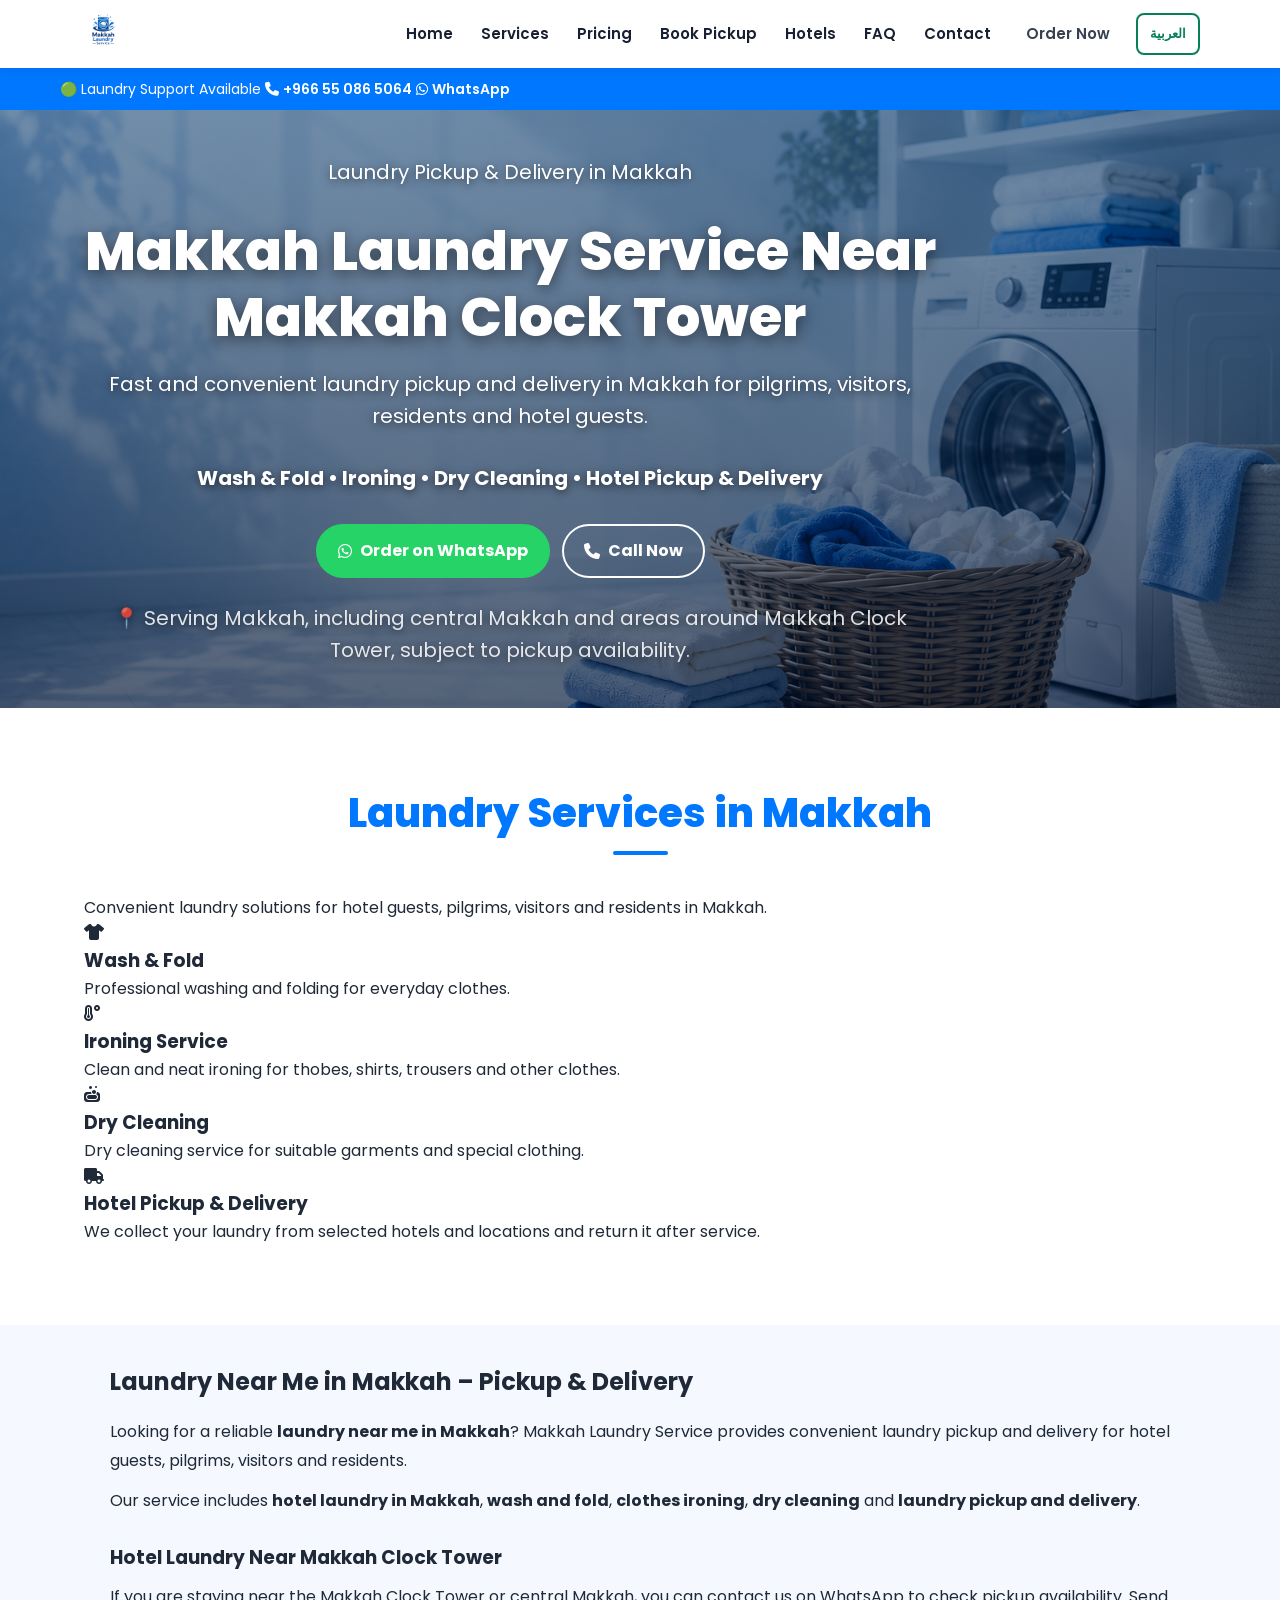
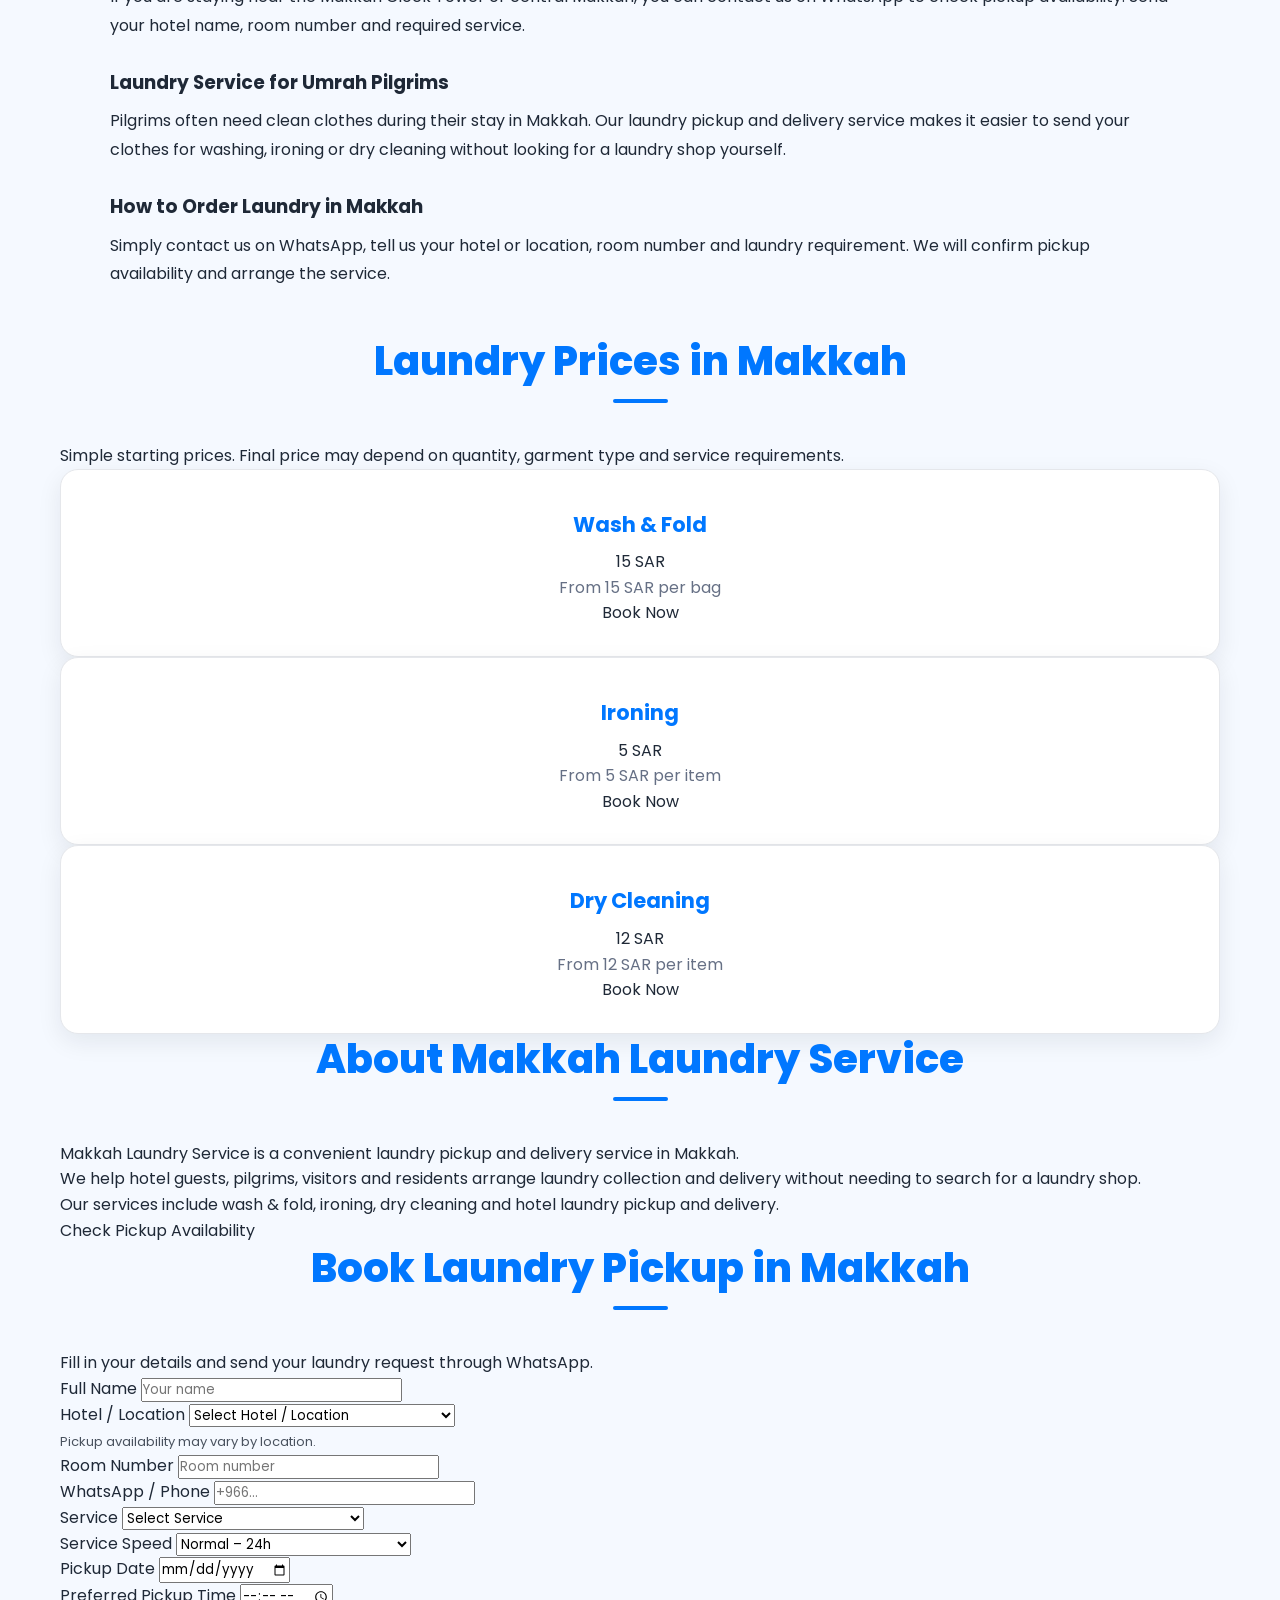
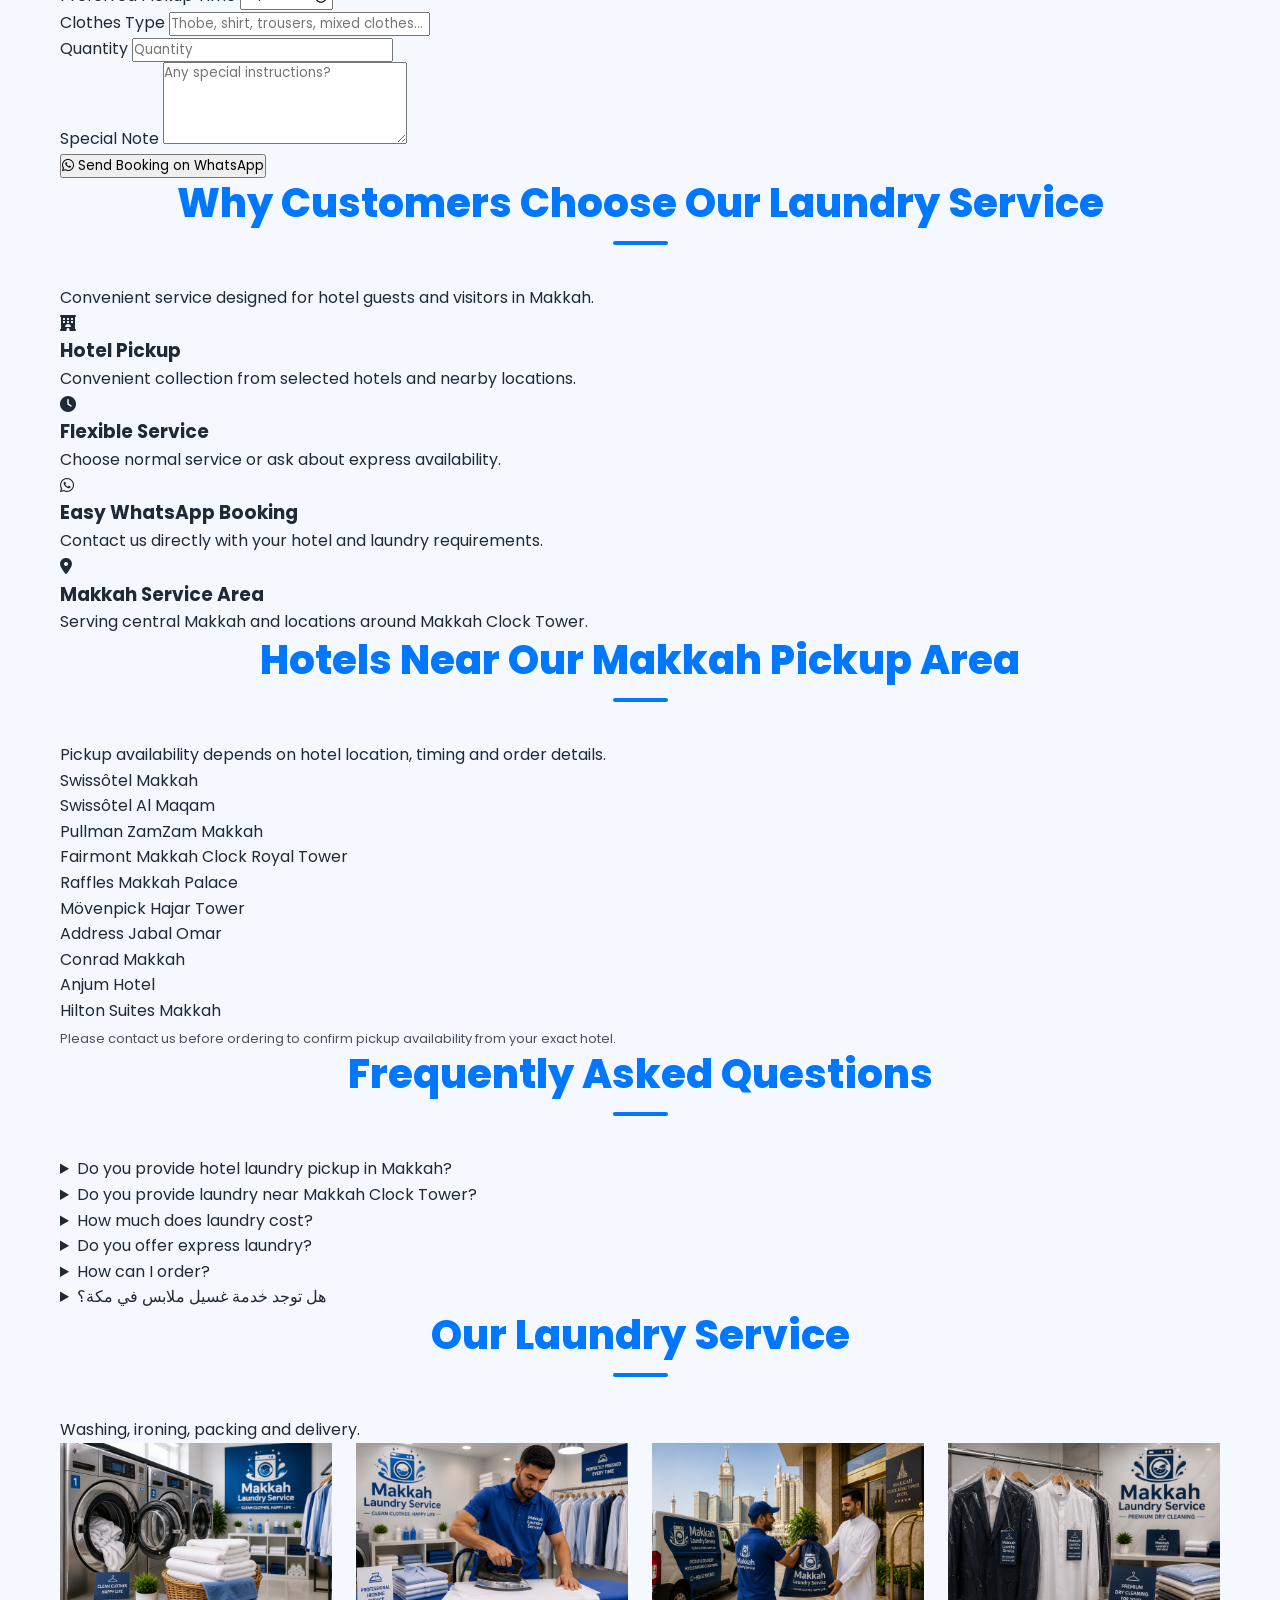
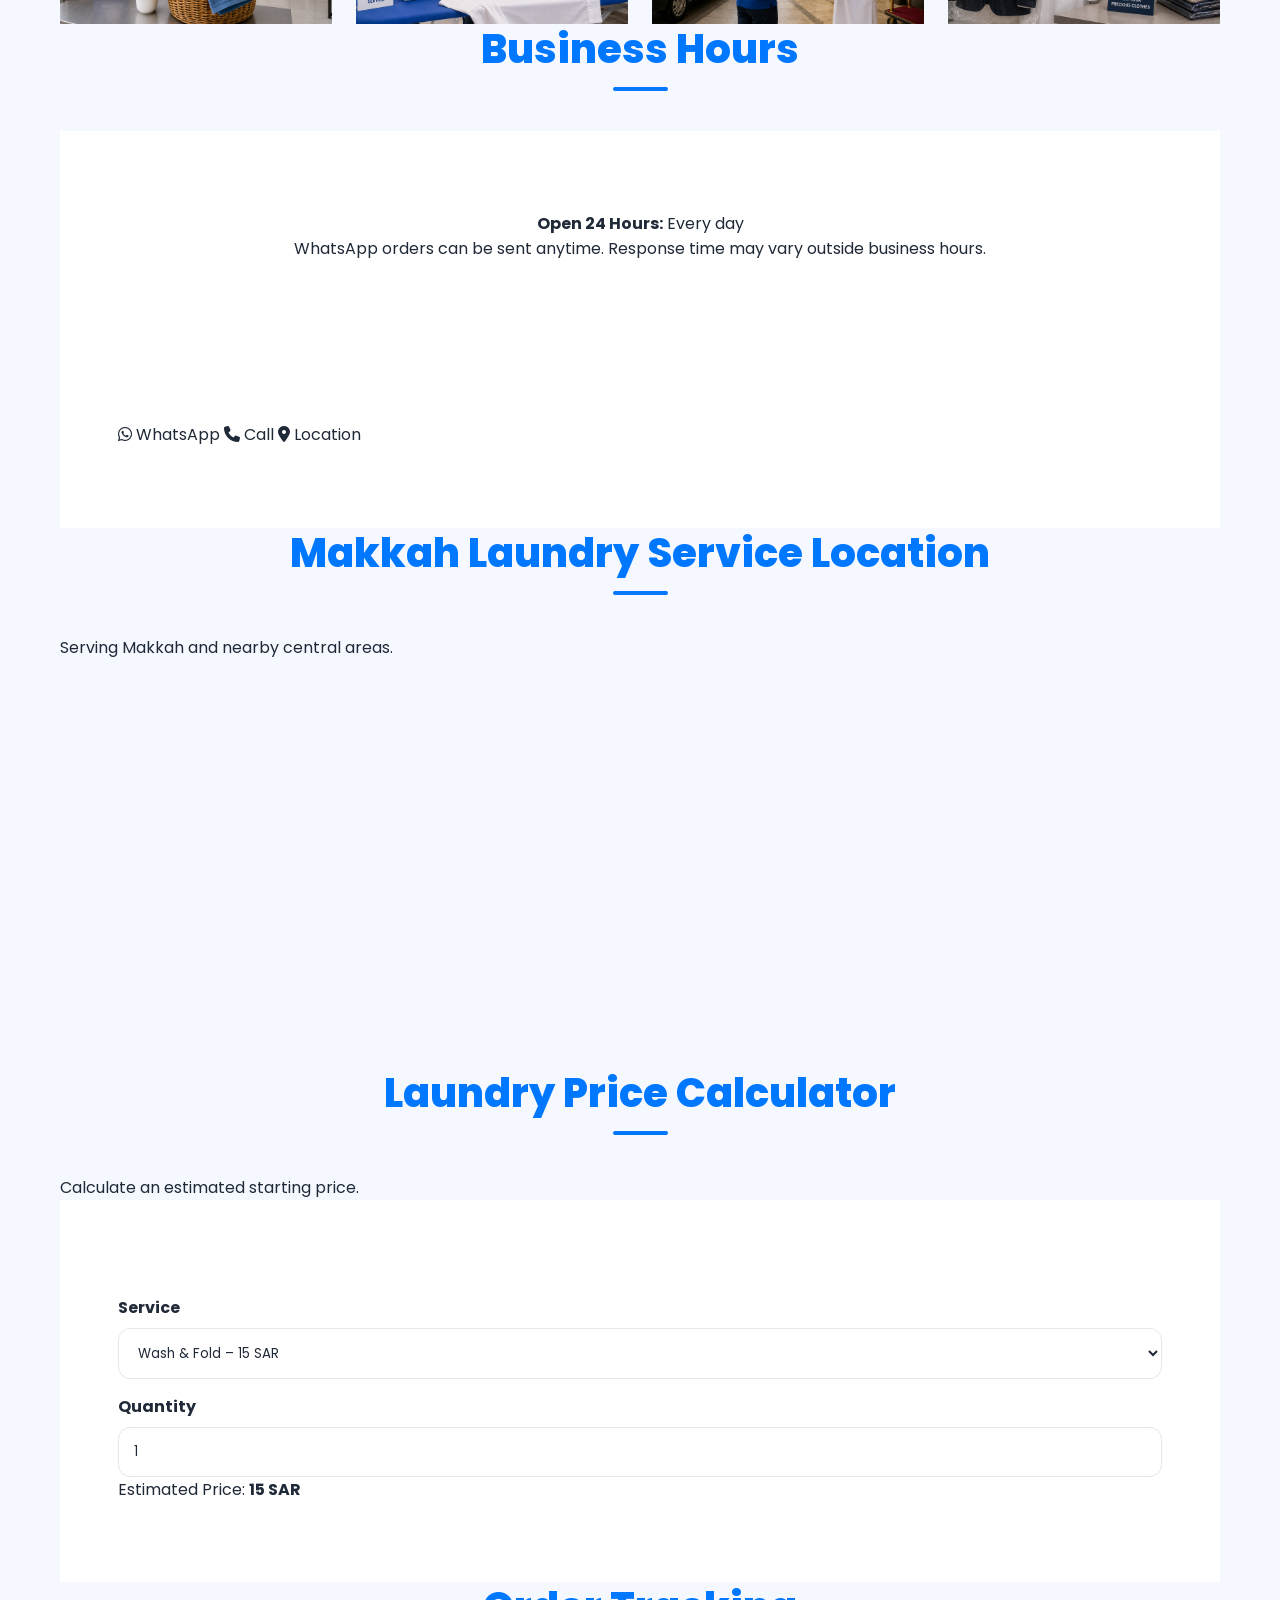
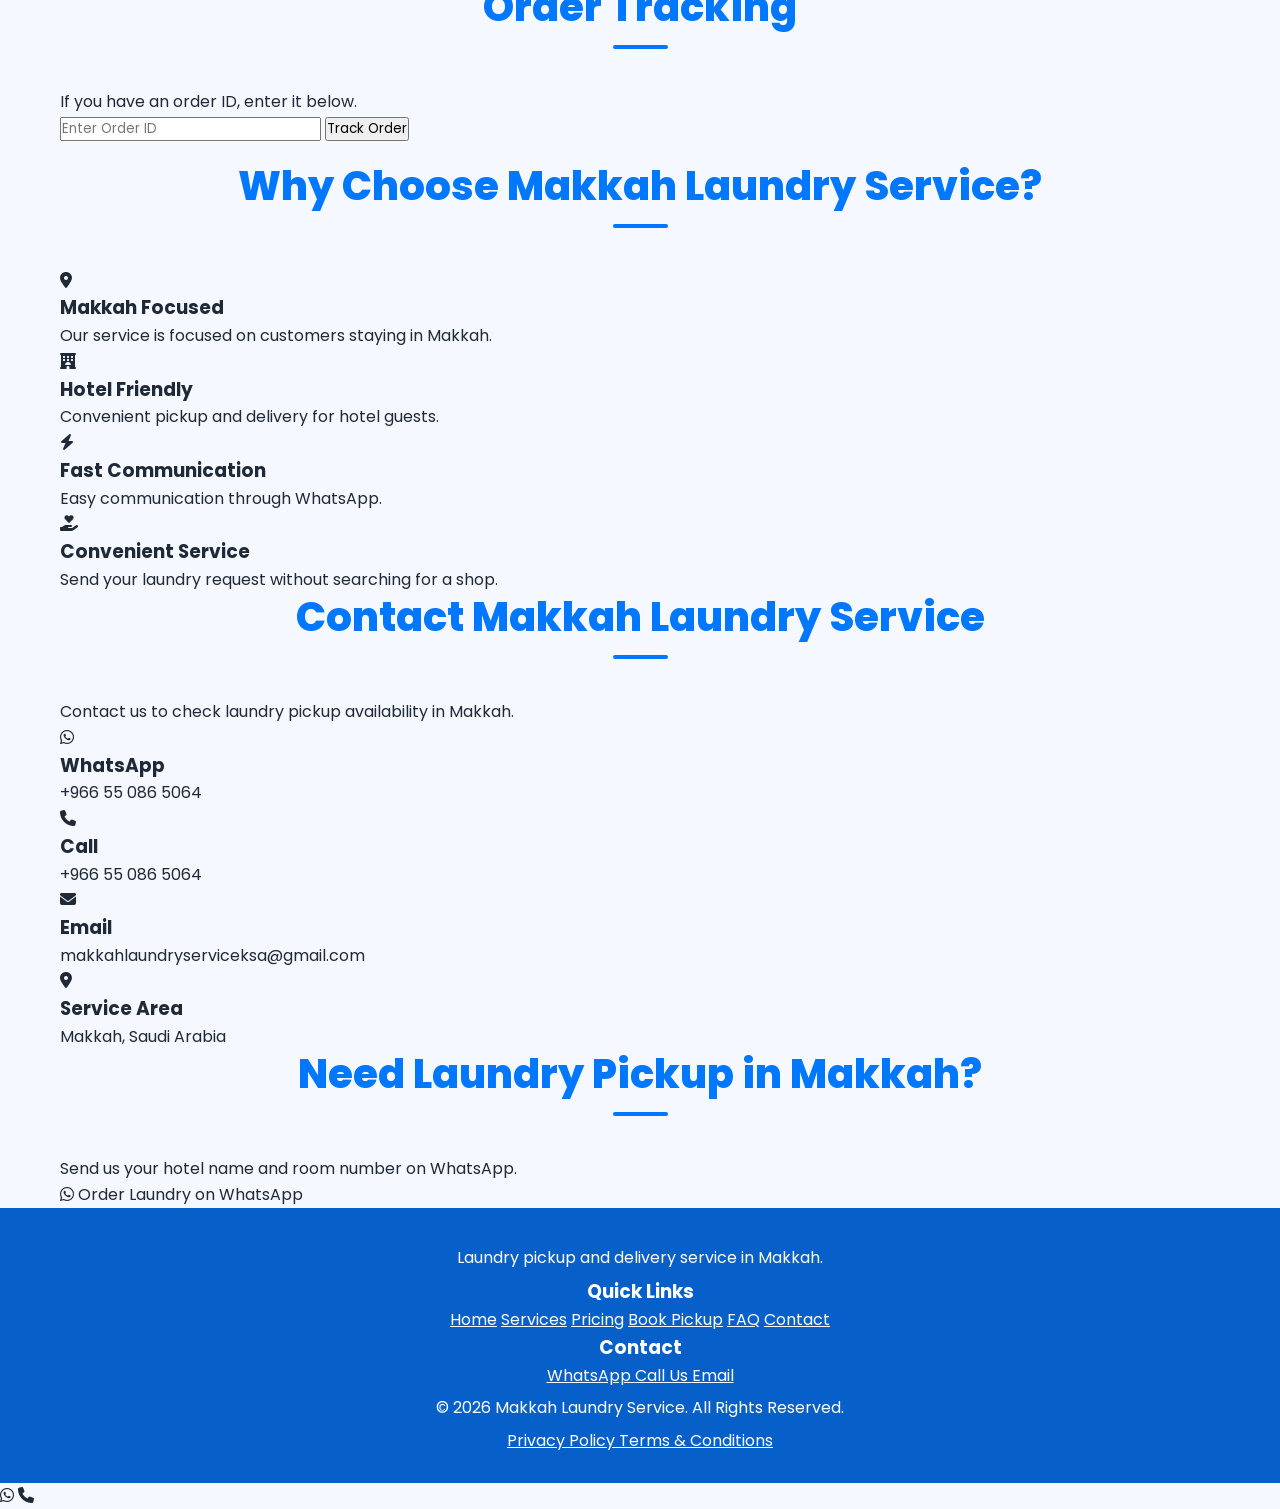
<file: index.html>
<!DOCTYPE html>
<html lang="en" dir="ltr">
<head>
  <meta charset="UTF-8">
  <meta name="viewport" content="width=device-width, initial-scale=1.0">

  <title>Makkah Laundry Service | Hotel Laundry Pickup & Delivery Near Haram</title>

  <meta name="description"
        content="Makkah Laundry Service provides hotel laundry pickup and delivery near Masjid Al Haram and Makkah Clock Tower. Wash & fold, ironing, dry cleaning and express laundry for pilgrims, visitors and residents. Order by WhatsApp.">

  <meta name="author" content="Makkah Laundry Service">
  <meta name="robots" content="index, follow">
  <meta name="theme-color" content="#0077ff">

  <meta name="geo.region" content="SA-02">
  <meta name="geo.placename" content="Makkah">

  <meta name="google-site-verification"
        content="aKXy9hWVjC953DscMvTWQBUe3B23HB-JEzbPoaQdimk">

  <link rel="canonical"
        href="https://makkahlaundryservice.github.io/makkahlaundryservice/">

  <!-- Open Graph -->
  <meta property="og:title"
        content="Makkah Laundry Service | Hotel Laundry Pickup & Delivery Near Haram">

  <meta property="og:description"
        content="Laundry pickup and delivery in Makkah for hotels, pilgrims, visitors and residents. Wash & fold, ironing, dry cleaning and express service.">

  <meta property="og:type" content="website">

  <meta property="og:url"
        content="https://makkahlaundryservice.github.io/makkahlaundryservice/">

  <meta property="og:image"
        content="https://makkahlaundryservice.github.io/makkahlaundryservice/images/logo.png">

  <meta property="og:site_name"
        content="Makkah Laundry Service">

  <meta property="og:locale" content="en_SA">

  <!-- Twitter -->
  <meta name="twitter:card" content="summary_large_image">
  <meta name="twitter:title"
        content="Makkah Laundry Service | Laundry Pickup & Delivery">
  <meta name="twitter:description"
        content="Hotel laundry pickup and delivery in Makkah near Haram and Makkah Clock Tower.">
  <meta name="twitter:image"
        content="https://makkahlaundryservice.github.io/makkahlaundryservice/images/logo.png">

  <!-- Favicon -->
  <link rel="icon"
        type="image/png"
        href="images/favicon.png">

  <!-- Manifest -->
  <link rel="manifest"
        href="manifest.json">

  <!-- Google Font -->
  <link rel="preconnect"
        href="https://fonts.googleapis.com">

  <link rel="preconnect"
        href="https://fonts.gstatic.com"
        crossorigin>

  <link href="https://fonts.googleapis.com/css2?family=Poppins:wght@300;400;500;600;700;800&display=swap"
        rel="stylesheet">

  <!-- Font Awesome -->
  <link rel="stylesheet"
        href="https://cdnjs.cloudflare.com/ajax/libs/font-awesome/6.7.2/css/all.min.css">

  <!-- Main CSS -->
  <link rel="stylesheet"
        href="style.css">

  <!-- Additional SEO Content Styling -->
  <style>
    .seo-content {
      max-width: 1100px;
      margin: 0 auto;
      padding: 35px 20px;
      line-height: 1.8;
    }

    .seo-content h2 {
      margin-bottom: 15px;
    }

    .seo-content h3 {
      margin-top: 25px;
      margin-bottom: 8px;
    }

    .seo-content p {
      margin-bottom: 12px;
    }

    .arabic-seo {
      direction: rtl;
      text-align: right;
      background: #f8f9fa;
      border-radius: 15px;
      padding: 25px;
      margin-top: 20px;
    }

    .location-note {
      font-size: 14px;
      opacity: .85;
      margin-top: 8px;
    }

    .hotel-note {
      font-size: 13px;
      opacity: .8;
      margin-top: 5px;
    }
  </style>

  <!-- Google Analytics -->
  <script async
          src="https://www.googletagmanager.com/gtag/js?id=G-970DFKW74S"></script>

  <script>
    window.dataLayer = window.dataLayer || [];

    function gtag(){
      dataLayer.push(arguments);
    }

    gtag('js', new Date());

    gtag('config', 'G-970DFKW74S');
  </script>

  <!-- Website Schema -->
  <script type="application/ld+json">
  {
    "@context": "https://schema.org",
    "@type": "WebSite",
    "name": "Makkah Laundry Service",
    "url": "https://makkahlaundryservice.github.io/makkahlaundryservice/",
    "description": "Laundry pickup and delivery service in Makkah for hotels, pilgrims, visitors and residents."
  }
  </script>

  <!-- Laundry Business Schema -->
  <script type="application/ld+json">
  {
    "@context": "https://schema.org",
    "@type": "DryCleaningOrLaundry",
    "name": "Makkah Laundry Service",
    "url": "https://makkahlaundryservice.github.io/makkahlaundryservice/",
    "telephone": "+966550865064",
    "email": "makkahlaundryserviceksa@gmail.com",
    "image": "https://makkahlaundryservice.github.io/makkahlaundryservice/images/logo.png",
    "priceRange": "SAR 5-50",
    "currenciesAccepted": "SAR",
    "paymentAccepted": "Cash",
    "areaServed": {
      "@type": "City",
      "name": "Makkah"
    },
    "address": {
      "@type": "PostalAddress",
      "addressLocality": "Makkah",
      "addressCountry": "SA"
    },
    "sameAs": [
      "https://wa.me/966550865064"
    ]
  }
  </script>

  <!-- Service Schema -->
  <script type="application/ld+json">
  {
    "@context": "https://schema.org",
    "@type": "ItemList",
    "name": "Makkah Laundry Services",
    "itemListElement": [
      {
        "@type": "Service",
        "position": 1,
        "name": "Wash and Fold Laundry",
        "serviceType": "Wash and Fold",
        "areaServed": {
          "@type": "City",
          "name": "Makkah"
        }
      },
      {
        "@type": "Service",
        "position": 2,
        "name": "Clothes Ironing",
        "serviceType": "Ironing Service",
        "areaServed": {
          "@type": "City",
          "name": "Makkah"
        }
      },
      {
        "@type": "Service",
        "position": 3,
        "name": "Dry Cleaning",
        "serviceType": "Dry Cleaning",
        "areaServed": {
          "@type": "City",
          "name": "Makkah"
        }
      },
      {
        "@type": "Service",
        "position": 4,
        "name": "Hotel Laundry Pickup and Delivery",
        "serviceType": "Laundry Pickup and Delivery",
        "areaServed": {
          "@type": "City",
          "name": "Makkah"
        }
      }
    ]
  }
  </script>

  <!-- FAQ Schema -->
  <script type="application/ld+json">
  {
    "@context": "https://schema.org",
    "@type": "FAQPage",
    "mainEntity": [
      {
        "@type": "Question",
        "name": "Do you provide hotel laundry pickup in Makkah?",
        "acceptedAnswer": {
          "@type": "Answer",
          "text": "Yes. We provide laundry pickup and delivery from selected hotels and locations in Makkah. Pickup availability depends on location and order time."
        }
      },
      {
        "@type": "Question",
        "name": "Do you provide laundry near Makkah Clock Tower?",
        "acceptedAnswer": {
          "@type": "Answer",
          "text": "Yes. Our service area includes Makkah Clock Tower and nearby central Makkah locations, subject to pickup availability."
        }
      },
      {
        "@type": "Question",
        "name": "How much does laundry cost in Makkah?",
        "acceptedAnswer": {
          "@type": "Answer",
          "text": "Wash and fold starts from 15 SAR per bag, ironing starts from 5 SAR per item, and dry cleaning starts from 12 SAR per item."
        }
      },
      {
        "@type": "Question",
        "name": "Do you offer express laundry service?",
        "acceptedAnswer": {
          "@type": "Answer",
          "text": "Express laundry may be available depending on the order, location and workload. Please contact us on WhatsApp before ordering."
        }
      },
      {
        "@type": "Question",
        "name": "How can I order laundry pickup?",
        "acceptedAnswer": {
          "@type": "Answer",
          "text": "You can order through WhatsApp by sending your hotel name, room number, phone number and the laundry service you need."
        }
      },
      {
        "@type": "Question",
        "name": "هل توجد خدمة غسيل ملابس في مكة؟",
        "acceptedAnswer": {
          "@type": "Answer",
          "text": "نعم، نوفر خدمة غسيل وكي الملابس مع الاستلام والتوصيل في مكة حسب الموقع والتوفر."
        }
      }
    ]
  }
  </script>

<style>
/* =====================================================
   ARABIC RTL SUPPORT
===================================================== */

html[dir="rtl"] body {
  direction: rtl;
  text-align: right;
}

html[dir="rtl"] .container,
html[dir="rtl"] .section-heading,
html[dir="rtl"] .hero-content,
html[dir="rtl"] .seo-content,
html[dir="rtl"] .about-content,
html[dir="rtl"] .booking-form,
html[dir="rtl"] .calculator,
html[dir="rtl"] .tracking-form,
html[dir="rtl"] .contact-grid,
html[dir="rtl"] .footer-content {
  direction: rtl;
}

html[dir="rtl"] .hero-buttons,
html[dir="rtl"] .quick-actions,
html[dir="rtl"] .header-actions {
  direction: rtl;
}

html[dir="rtl"] input,
html[dir="rtl"] select,
html[dir="rtl"] textarea {
  text-align: right;
  direction: rtl;
}

html[dir="rtl"] select {
  text-align: right;
}

html[dir="rtl"] .fa-phone,
html[dir="rtl"] .fa-whatsapp,
html[dir="rtl"] .fa-location-dot {
  margin-left: 6px;
  margin-right: 0;
}

/* English/Arabic SEO content */
.arabic-seo {
  display: none;
}

html[dir="rtl"] .arabic-seo {
  display: block;
}

html[dir="rtl"] .seo-content:not(.arabic-seo) {
  display: none;
}

/* Arabic typography */
html[lang="ar"] body {
  font-family: "Poppins", Arial, sans-serif;
}

html[lang="ar"] h1,
html[lang="ar"] h2,
html[lang="ar"] h3,
html[lang="ar"] p,
html[lang="ar"] a,
html[lang="ar"] button,
html[lang="ar"] label,
html[lang="ar"] input,
html[lang="ar"] select,
html[lang="ar"] textarea {
  letter-spacing: 0;
}
</style>
  
</head>

<body>

  <!-- TOP BAR -->
  <div class="top-bar">
    <div class="container">
      <span>🟢 Laundry Support Available</span>

      <span>
        <i class="fa-solid fa-phone"></i>
        <a href="tel:+966550865064">+966 55 086 5064</a>
      </span>

      <span>
        <i class="fa-brands fa-whatsapp"></i>
        <a href="https://wa.me/966550865064" target="_blank" rel="noopener">
          WhatsApp
        </a>
      </span>
    </div>
  </div>


  <!-- HEADER -->
<header class="header">
    <div class="container header-inner">

        <!-- LOGO -->
        <a href="#home" class="logo" aria-label="Makkah Laundry Service">
            <img
                src="images/logo.png"
                alt="Makkah Laundry Service"
                loading="eager"
            >
        </a>

        <!-- NAVIGATION -->
        <nav class="nav" id="mainNav" aria-label="Main Navigation">

            <ul>
                <li><a href="#home">Home</a></li>
                <li><a href="#services">Services</a></li>
                <li><a href="#pricing">Pricing</a></li>
                <li><a href="#booking">Book Pickup</a></li>
                <li><a href="#hotels">Hotels</a></li>
                <li><a href="#faq">FAQ</a></li>
                <li><a href="#contact">Contact</a></li>
            </ul>

            <div class="nav-actions">

                <a
                    class="btn btn-primary"
                    href="https://wa.me/966550865064?text=Hello%20Makkah%20Laundry%20Service%2C%20I%20want%20to%20book%20a%20laundry%20pickup."
                    target="_blank"
                    rel="noopener"
                >
                    Order Now
                </a>

                <button
                    id="langBtn"
                    class="language-btn"
                    type="button"
                    aria-label="Change language"
                >
                    العربية
                </button>

            </div>

        </nav>

        <!-- MOBILE MENU BUTTON -->
        <button
            class="menu-toggle"
            id="menuToggle"
            type="button"
            aria-label="Open menu"
            aria-expanded="false"
            aria-controls="mainNav"
        >
            <i class="fa-solid fa-bars"></i>
        </button>

    </div>
</header>

  <!-- HERO -->
  <section id="home" class="hero">

    <div class="container">

      <div class="hero-content">

        <p class="eyebrow">
          Laundry Pickup & Delivery in Makkah
        </p>

        <h1>
          Makkah Laundry Service Near Makkah Clock Tower
        </h1>

        <p>
          Fast and convenient laundry pickup and delivery in Makkah
          for pilgrims, visitors, residents and hotel guests.
        </p>

        <p>
          <strong>
            Wash & Fold • Ironing • Dry Cleaning • Hotel Pickup & Delivery
          </strong>
        </p>

        <div class="hero-buttons">

          <a class="btn btn-primary"
             href="https://wa.me/966550865064?text=Hello%2C%20I%20need%20laundry%20pickup%20in%20Makkah.%20Hotel%3A%20"
             target="_blank"
             rel="noopener">
            <i class="fa-brands fa-whatsapp"></i>
            Order on WhatsApp
          </a>

          <a class="btn btn-secondary"
             href="tel:+966550865064">
            <i class="fa-solid fa-phone"></i>
            Call Now
          </a>

        </div>

        <p class="location-note">
          📍 Serving Makkah, including central Makkah and areas around
          Makkah Clock Tower, subject to pickup availability.
        </p>

      </div>

    </div>

  </section>


  <!-- SERVICES -->
  <section id="services" class="section">

    <div class="container">

      <div class="section-heading">
        <h2>Laundry Services in Makkah</h2>

        <p>
          Convenient laundry solutions for hotel guests, pilgrims,
          visitors and residents in Makkah.
        </p>
      </div>


      <div class="services-grid">

        <div class="service-card">
          <i class="fa-solid fa-shirt"></i>

          <h3>Wash & Fold</h3>

          <p>
            Professional washing and folding for everyday clothes.
          </p>
        </div>


        <div class="service-card">
          <i class="fa-solid fa-temperature-high"></i>

          <h3>Ironing Service</h3>

          <p>
            Clean and neat ironing for thobes, shirts, trousers
            and other clothes.
          </p>
        </div>


        <div class="service-card">
          <i class="fa-solid fa-soap"></i>

          <h3>Dry Cleaning</h3>

          <p>
            Dry cleaning service for suitable garments and special clothing.
          </p>
        </div>


        <div class="service-card">
          <i class="fa-solid fa-truck"></i>

          <h3>Hotel Pickup & Delivery</h3>

          <p>
            We collect your laundry from selected hotels and locations
            and return it after service.
          </p>
        </div>

      </div>

    </div>

  </section>


  <!-- LOCAL SEO CONTENT -->
  <section class="seo-content">

    <h2>
      Laundry Near Me in Makkah – Pickup & Delivery
    </h2>

    <p>
      Looking for a reliable <strong>laundry near me in Makkah</strong>?
      Makkah Laundry Service provides convenient laundry pickup and delivery
      for hotel guests, pilgrims, visitors and residents.
    </p>

    <p>
      Our service includes
      <strong>hotel laundry in Makkah</strong>,
      <strong>wash and fold</strong>,
      <strong>clothes ironing</strong>,
      <strong>dry cleaning</strong> and
      <strong>laundry pickup and delivery</strong>.
    </p>

    <h3>Hotel Laundry Near Makkah Clock Tower</h3>

    <p>
      If you are staying near the Makkah Clock Tower or central Makkah,
      you can contact us on WhatsApp to check pickup availability.
      Send your hotel name, room number and required service.
    </p>

    <h3>Laundry Service for Umrah Pilgrims</h3>

    <p>
      Pilgrims often need clean clothes during their stay in Makkah.
      Our laundry pickup and delivery service makes it easier to send
      your clothes for washing, ironing or dry cleaning without looking
      for a laundry shop yourself.
    </p>

    <h3>How to Order Laundry in Makkah</h3>

    <p>
      Simply contact us on WhatsApp, tell us your hotel or location,
      room number and laundry requirement. We will confirm pickup
      availability and arrange the service.
    </p>

  </section>


  <!-- ARABIC SEO -->
  <section class="seo-content arabic-seo"
           lang="ar"
           dir="rtl">

    <h2>مغسلة ملابس في مكة</h2>

    <p>
      نقدم خدمة غسيل وكي الملابس في مكة مع خدمة الاستلام والتوصيل
      من الفنادق والمواقع القريبة حسب التوفر.
    </p>

    <h3>مغسلة ملابس قريبة من الحرم</h3>

    <p>
      إذا كنت تبحث عن مغسلة ملابس قريبة من الحرم أو برج الساعة في مكة،
      يمكنك التواصل معنا عبر واتساب وإرسال اسم الفندق ورقم الغرفة.
    </p>

    <h3>خدمة غسيل ملابس للفنادق والحجاج</h3>

    <p>
      نوفر خدمة غسل وطي الملابس، كي الملابس، والتنظيف الجاف،
      مع إمكانية الاستلام والتوصيل حسب الموقع والتوفر.
    </p>

    <h3>كيف تطلب الخدمة؟</h3>

    <p>
      أرسل لنا عبر واتساب اسم الفندق، رقم الغرفة ونوع الخدمة المطلوبة،
      وسنقوم بتأكيد إمكانية الاستلام.
    </p>

  </section>


  <!-- PRICING -->
  <section id="pricing" class="section">

    <div class="container">

      <div class="section-heading">

        <h2>Laundry Prices in Makkah</h2>

        <p>
          Simple starting prices. Final price may depend on quantity,
          garment type and service requirements.
        </p>

      </div>


      <div class="pricing-grid">

        <div class="price-card">

          <h3>Wash & Fold</h3>

          <div class="price">
            <span>15</span> SAR
          </div>

          <p>
            From 15 SAR per bag
          </p>

          <a href="#booking"
             class="btn btn-primary">
            Book Now
          </a>

        </div>


        <div class="price-card">

          <h3>Ironing</h3>

          <div class="price">
            <span>5</span> SAR
          </div>

          <p>
            From 5 SAR per item
          </p>

          <a href="#booking"
             class="btn btn-primary">
            Book Now
          </a>

        </div>


        <div class="price-card">

          <h3>Dry Cleaning</h3>

          <div class="price">
            <span>12</span> SAR
          </div>

          <p>
            From 12 SAR per item
          </p>

          <a href="#booking"
             class="btn btn-primary">
            Book Now
          </a>

        </div>

      </div>

    </div>

  </section>


  <!-- ABOUT -->
  <section id="about" class="section">

    <div class="container">

      <div class="about-content">

        <div>

          <h2>About Makkah Laundry Service</h2>

          <p>
            Makkah Laundry Service is a convenient laundry pickup and
            delivery service in Makkah.
          </p>

          <p>
            We help hotel guests, pilgrims, visitors and residents
            arrange laundry collection and delivery without needing
            to search for a laundry shop.
          </p>

          <p>
            Our services include wash & fold, ironing, dry cleaning
            and hotel laundry pickup and delivery.
          </p>

          <a class="btn btn-primary"
             href="https://wa.me/966550865064?text=Hello%2C%20I%20want%20to%20check%20laundry%20pickup%20availability%20in%20Makkah."
             target="_blank"
             rel="noopener">
            Check Pickup Availability
          </a>

        </div>

      </div>

    </div>

  </section>


  <!-- BOOKING -->
  <section id="booking" class="section">

    <div class="container">

      <div class="section-heading">

        <h2>Book Laundry Pickup in Makkah</h2>

        <p>
          Fill in your details and send your laundry request through WhatsApp.
        </p>

      </div>


      <form id="bookingForm"
            class="booking-form">

        <div class="form-group">

          <label for="fullName">
            Full Name
          </label>

          <input type="text"
                 id="fullName"
                 placeholder="Your name"
                 required>

        </div>


        <div class="form-group">

          <label for="hotelName">
            Hotel / Location
          </label>

          <select id="hotelName"
                  required>

            <option value="">
              Select Hotel / Location
            </option>

            <option value="Swissôtel Makkah">
              Swissôtel Makkah
            </option>

            <option value="Swissôtel Al Maqam">
              Swissôtel Al Maqam
            </option>

            <option value="Pullman ZamZam Makkah">
              Pullman ZamZam Makkah
            </option>

            <option value="Fairmont Makkah Clock Royal Tower">
              Fairmont Makkah Clock Royal Tower
            </option>

            <option value="Raffles Makkah Palace">
              Raffles Makkah Palace
            </option>

            <option value="Mövenpick Hajar Tower">
              Mövenpick Hajar Tower
            </option>

            <option value="Address Jabal Omar">
              Address Jabal Omar
            </option>

            <option value="Conrad Makkah">
              Conrad Makkah
            </option>

            <option value="Anjum Hotel">
              Anjum Hotel
            </option>

            <option value="Hilton Suites Makkah">
              Hilton Suites Makkah
            </option>

            <option value="Other Hotel / Location">
              Other Hotel / Location
            </option>

          </select>

          <p class="hotel-note">
            Pickup availability may vary by location.
          </p>

        </div>


        <div class="form-group">

          <label for="roomNumber">
            Room Number
          </label>

          <input type="text"
                 id="roomNumber"
                 placeholder="Room number"
                 required>

        </div>


        <div class="form-group">

          <label for="customerPhone">
            WhatsApp / Phone
          </label>

          <input type="tel"
                 id="customerPhone"
                 placeholder="+966..."
                 required>

        </div>


        <div class="form-group">

          <label for="service">
            Service
          </label>

          <select id="service"
                  required>

            <option value="">
              Select Service
            </option>

            <option value="Wash & Fold">
              Wash & Fold – From 15 SAR/bag
            </option>

            <option value="Ironing">
              Ironing – From 5 SAR/item
            </option>

            <option value="Dry Cleaning">
              Dry Cleaning – From 12 SAR/item
            </option>

            <option value="Wash & Fold + Ironing">
              Wash & Fold + Ironing
            </option>

          </select>

        </div>


        <div class="form-group">

          <label for="serviceSpeed">
            Service Speed
          </label>

          <select id="serviceSpeed"
                  required>

            <option value="Normal – 24h">
              Normal – 24h
            </option>

            <option value="Express – Subject to Availability">
              Express – Subject to Availability
            </option>

          </select>

        </div>


        <div class="form-group">

          <label for="pickupDate">
            Pickup Date
          </label>

          <input type="date"
                 id="pickupDate"
                 required>

        </div>


        <div class="form-group">

          <label for="pickupTime">
            Preferred Pickup Time
          </label>

          <input type="time"
                 id="pickupTime"
                 required>

        </div>


        <div class="form-group">

          <label for="clothesType">
            Clothes Type
          </label>

          <input type="text"
                 id="clothesType"
                 placeholder="Thobe, shirt, trousers, mixed clothes...">

        </div>


        <div class="form-group">

          <label for="clothQty">
            Quantity
          </label>

          <input type="number"
                 id="clothQty"
                 min="1"
                 placeholder="Quantity">

        </div>


        <div class="form-group">

          <label for="specialNote">
            Special Note
          </label>

          <textarea id="specialNote"
                    rows="4"
                    placeholder="Any special instructions?"></textarea>

        </div>


        <button type="submit"
                class="btn btn-primary">

          <i class="fa-brands fa-whatsapp"></i>
          Send Booking on WhatsApp

        </button>

      </form>

    </div>

  </section>


  <!-- CUSTOMER TRUST -->
  <section class="section">

    <div class="container">

      <div class="section-heading">

        <h2>Why Customers Choose Our Laundry Service</h2>

        <p>
          Convenient service designed for hotel guests and visitors in Makkah.
        </p>

      </div>


      <div class="services-grid">

        <div class="service-card">

          <i class="fa-solid fa-hotel"></i>

          <h3>Hotel Pickup</h3>

          <p>
            Convenient collection from selected hotels and nearby locations.
          </p>

        </div>


        <div class="service-card">

          <i class="fa-solid fa-clock"></i>

          <h3>Flexible Service</h3>

          <p>
            Choose normal service or ask about express availability.
          </p>

        </div>


        <div class="service-card">

          <i class="fa-brands fa-whatsapp"></i>

          <h3>Easy WhatsApp Booking</h3>

          <p>
            Contact us directly with your hotel and laundry requirements.
          </p>

        </div>


        <div class="service-card">

          <i class="fa-solid fa-location-dot"></i>

          <h3>Makkah Service Area</h3>

          <p>
            Serving central Makkah and locations around Makkah Clock Tower.
          </p>

        </div>

      </div>

    </div>

  </section>


  <!-- HOTELS -->
  <section id="hotels" class="section">

    <div class="container">

      <div class="section-heading">

        <h2>Hotels Near Our Makkah Pickup Area</h2>

        <p>
          Pickup availability depends on hotel location, timing and order details.
        </p>

      </div>


      <div class="hotel-list">

        <div class="hotel-item">
          Swissôtel Makkah
        </div>

        <div class="hotel-item">
          Swissôtel Al Maqam
        </div>

        <div class="hotel-item">
          Pullman ZamZam Makkah
        </div>

        <div class="hotel-item">
          Fairmont Makkah Clock Royal Tower
        </div>

        <div class="hotel-item">
          Raffles Makkah Palace
        </div>

        <div class="hotel-item">
          Mövenpick Hajar Tower
        </div>

        <div class="hotel-item">
          Address Jabal Omar
        </div>

        <div class="hotel-item">
          Conrad Makkah
        </div>

        <div class="hotel-item">
          Anjum Hotel
        </div>

        <div class="hotel-item">
          Hilton Suites Makkah
        </div>

      </div>


      <p class="hotel-note">
        Please contact us before ordering to confirm pickup availability
        from your exact hotel.
      </p>

    </div>

  </section>


  <!-- FAQ -->
  <section id="faq" class="section">

    <div class="container">

      <div class="section-heading">

        <h2>Frequently Asked Questions</h2>

      </div>


      <div class="faq-container">

        <details>

          <summary>
            Do you provide hotel laundry pickup in Makkah?
          </summary>

          <p>
            Yes. We provide pickup and delivery from selected hotels
            and locations in Makkah. Availability depends on location
            and order time.
          </p>

        </details>


        <details>

          <summary>
            Do you provide laundry near Makkah Clock Tower?
          </summary>

          <p>
            Yes. We serve central Makkah and areas around Makkah Clock Tower,
            subject to pickup availability.
          </p>

        </details>


        <details>

          <summary>
            How much does laundry cost?
          </summary>

          <p>
            Wash & Fold starts from 15 SAR per bag.
            Ironing starts from 5 SAR per item.
            Dry Cleaning starts from 12 SAR per item.
          </p>

        </details>


        <details>

          <summary>
            Do you offer express laundry?
          </summary>

          <p>
            Express service may be available depending on the order,
            location and workload. Please contact us on WhatsApp first.
          </p>

        </details>


        <details>

          <summary>
            How can I order?
          </summary>

          <p>
            Send us a WhatsApp message with your hotel name,
            room number, phone number and required laundry service.
          </p>

        </details>


        <details>

          <summary>
            هل توجد خدمة غسيل ملابس في مكة؟
          </summary>

          <p dir="rtl">
            نعم، نوفر خدمة غسيل وكي الملابس مع الاستلام والتوصيل
            في مكة حسب الموقع والتوفر.
          </p>

        </details>

      </div>

    </div>

  </section>


  <!-- GALLERY -->
  <section id="gallery" class="section">

    <div class="container">

      <div class="section-heading">

        <h2>Our Laundry Service</h2>

        <p>
          Washing, ironing, packing and delivery.
        </p>

      </div>


      <div class="gallery-grid">

        <img src="images/wash.jpg"
             alt="Laundry washing service in Makkah"
             loading="lazy">

        <img src="images/iron.jpg"
             alt="Thobe ironing service in Makkah"
             loading="lazy">

        <img src="images/delivery.jpg"
             alt="Laundry pickup and delivery in Makkah"
             loading="lazy">

        <img src="images/dryclean.jpg"
             alt="Dry cleaning service in Makkah"
             loading="lazy">

      </div>

    </div>

  </section>


  <!-- BUSINESS HOURS -->
  <section class="section">

    <div class="container">

      <div class="section-heading">

        <h2>Business Hours</h2>

      </div>


      <div class="hours">

        <p>
          <strong>Open 24 Hours:</strong>
          Every day
        </p>

        <p>
          WhatsApp orders can be sent anytime.
          Response time may vary outside business hours.
        </p>

      </div>

    </div>

  </section>


  <!-- QUICK ACTIONS -->
  <section class="section">

    <div class="container">

      <div class="quick-actions">

        <a class="btn btn-primary"
           href="https://wa.me/966550865064?text=Hello%2C%20I%20need%20laundry%20pickup%20in%20Makkah."
           target="_blank"
           rel="noopener">

          <i class="fa-brands fa-whatsapp"></i>
          WhatsApp

        </a>


        <a class="btn btn-secondary"
           href="tel:+966550865064">

          <i class="fa-solid fa-phone"></i>
          Call

        </a>


        <a class="btn btn-secondary"
           href="#location">

          <i class="fa-solid fa-location-dot"></i>
          Location

        </a>

      </div>

    </div>

  </section>


  <!-- LOCATION -->
  <section id="location" class="section">

    <div class="container">

      <div class="section-heading">

        <h2>Makkah Laundry Service Location</h2>

        <p>
          Serving Makkah and nearby central areas.
        </p>

      </div>


      <div class="map-container">

        <iframe
          src="https://www.google.com/maps?q=Abraj+Al+Bait+Clock+Tower+Makkah&output=embed"
          width="100%"
          height="400"
          style="border:0;"
          allowfullscreen=""
          loading="lazy"
          referrerpolicy="no-referrer-when-downgrade"
          title="Makkah Clock Tower location">
        </iframe>

      </div>

    </div>

  </section>


  <!-- PRICE CALCULATOR -->
  <section id="calculator" class="section">

    <div class="container">

      <div class="section-heading">

        <h2>Laundry Price Calculator</h2>

        <p>
          Calculate an estimated starting price.
        </p>

      </div>


      <div class="calculator">

        <div class="form-group">

          <label for="calcService">
            Service
          </label>

          <select id="calcService">

            <option value="15">
              Wash & Fold – 15 SAR
            </option>

            <option value="5">
              Ironing – 5 SAR
            </option>

            <option value="12">
              Dry Cleaning – 12 SAR
            </option>

          </select>

        </div>


        <div class="form-group">

          <label for="calcQuantity">
            Quantity
          </label>

          <input type="number"
                 id="calcQuantity"
                 value="1"
                 min="1">

        </div>


        <div class="calculator-result">

          Estimated Price:
          <strong>
            <span id="calcResult">15</span> SAR
          </strong>

        </div>

      </div>

    </div>

  </section>


  <!-- ORDER TRACKING -->
  <section id="tracking" class="section">

    <div class="container">

      <div class="section-heading">

        <h2>Order Tracking</h2>

        <p>
          If you have an order ID, enter it below.
        </p>

      </div>


      <div class="tracking-form">

        <input type="text"
               id="orderId"
               placeholder="Enter Order ID">

        <button type="button"
                id="trackOrder"
                class="btn btn-primary">
          Track Order
        </button>

      </div>


      <div id="trackingResult"></div>

    </div>

  </section>


  <!-- WHY CHOOSE US -->
  <section id="why-us" class="section">

    <div class="container">

      <div class="section-heading">

        <h2>Why Choose Makkah Laundry Service?</h2>

      </div>


      <div class="services-grid">

        <div class="service-card">

          <i class="fa-solid fa-location-dot"></i>

          <h3>Makkah Focused</h3>

          <p>
            Our service is focused on customers staying in Makkah.
          </p>

        </div>


        <div class="service-card">

          <i class="fa-solid fa-hotel"></i>

          <h3>Hotel Friendly</h3>

          <p>
            Convenient pickup and delivery for hotel guests.
          </p>

        </div>


        <div class="service-card">

          <i class="fa-solid fa-bolt"></i>

          <h3>Fast Communication</h3>

          <p>
            Easy communication through WhatsApp.
          </p>

        </div>


        <div class="service-card">

          <i class="fa-solid fa-hand-holding-heart"></i>

          <h3>Convenient Service</h3>

          <p>
            Send your laundry request without searching for a shop.
          </p>

        </div>

      </div>

    </div>

  </section>


  <!-- CONTACT -->
  <section id="contact" class="section">

    <div class="container">

      <div class="section-heading">

        <h2>Contact Makkah Laundry Service</h2>

        <p>
          Contact us to check laundry pickup availability in Makkah.
        </p>

      </div>


      <div class="contact-grid">

        <div class="contact-item">

          <i class="fa-brands fa-whatsapp"></i>

          <h3>WhatsApp</h3>

          <a href="https://wa.me/966550865064"
             target="_blank"
             rel="noopener">
            +966 55 086 5064
          </a>

        </div>


        <div class="contact-item">

          <i class="fa-solid fa-phone"></i>

          <h3>Call</h3>

          <a href="tel:+966550865064">
            +966 55 086 5064
          </a>

        </div>


        <div class="contact-item">

          <i class="fa-solid fa-envelope"></i>

          <h3>Email</h3>

          <a href="mailto:makkahlaundryserviceksa@gmail.com">
            makkahlaundryserviceksa@gmail.com
          </a>

        </div>


        <div class="contact-item">

          <i class="fa-solid fa-location-dot"></i>

          <h3>Service Area</h3>

          <p>
            Makkah, Saudi Arabia
          </p>

        </div>

      </div>

    </div>

  </section>


  <!-- FINAL CTA -->
  <section class="section final-cta">

    <div class="container">

      <div class="section-heading">

        <h2>
          Need Laundry Pickup in Makkah?
        </h2>

        <p>
          Send us your hotel name and room number on WhatsApp.
        </p>


        <a class="btn btn-primary"
           href="https://wa.me/966550865064?text=السلام%20عليكم،%20أريد%20خدمة%20غسيل%20الملابس.%20الفندق:%20%20رقم%20الغرفة:%20%20الخدمة:%20"
           target="_blank"
           rel="noopener">

          <i class="fa-brands fa-whatsapp"></i>
          Order Laundry on WhatsApp

        </a>

      </div>

    </div>

  </section>


  <!-- FOOTER -->
  <footer class="footer">

    <div class="container">

      <div class="footer-content">

        <div>

          <p>
            Laundry pickup and delivery service in Makkah.
          </p>

        </div>


        <div>

          <h3>Quick Links</h3>

          <a href="#home">Home</a>
          <a href="#services">Services</a>
          <a href="#pricing">Pricing</a>
          <a href="#booking">Book Pickup</a>
          <a href="#faq">FAQ</a>
          <a href="#contact">Contact</a>

        </div>


        <div>

          <h3>Contact</h3>

          <a href="https://wa.me/966550865064"
             target="_blank"
             rel="noopener">
            WhatsApp
          </a>

          <a href="tel:+966550865064">
            Call Us
          </a>

          <a href="mailto:makkahlaundryserviceksa@gmail.com">
            Email
          </a>

        </div>

      </div>


      <div class="footer-bottom">

        <p>
          © 2026 Makkah Laundry Service. All Rights Reserved.
        </p>

        <div>

          <a href="privacy.html">
            Privacy Policy
          </a>

          <a href="terms.html">
            Terms & Conditions
          </a>

        </div>

      </div>

    </div>

  </footer>


  <!-- FLOATING WHATSAPP -->
  <a class="floating-whatsapp"
     href="https://wa.me/966550865064?text=Hello%2C%20I%20need%20laundry%20pickup%20in%20Makkah."
     target="_blank"
     rel="noopener"
     aria-label="Contact Makkah Laundry Service on WhatsApp">

    <i class="fa-brands fa-whatsapp"></i>

  </a>


  <!-- FLOATING CALL -->
  <a class="floating-call"
     href="tel:+966550865064"
     aria-label="Call Makkah Laundry Service">

    <i class="fa-solid fa-phone"></i>

  </a>


  <!-- MAIN JAVASCRIPT -->
  <script src="script.js?v=20260917"></script>


  <!-- Service Worker -->
  <script>
    if ("serviceWorker" in navigator) {
      window.addEventListener("load", function () {
        navigator.serviceWorker.register("service-worker.js")
          .catch(function (error) {
            console.log("Service Worker registration failed:", error);
          });
      });
    }
  </script>


  <!-- Calculator Fallback -->
  <script>
    document.addEventListener("DOMContentLoaded", function () {

      const service = document.getElementById("calcService");
      const quantity = document.getElementById("calcQuantity");
      const result = document.getElementById("calcResult");

      function calculatePrice() {

        if (!service || !quantity || !result) {
          return;
        }

        const price = parseFloat(service.value) || 0;
        const qty = parseInt(quantity.value) || 1;

        result.textContent = price * qty;
      }

      if (service) {
        service.addEventListener("change", calculatePrice);
      }

      if (quantity) {
        quantity.addEventListener("input", calculatePrice);
      }

      calculatePrice();

    });
  </script>


</body>
</html>
</file>
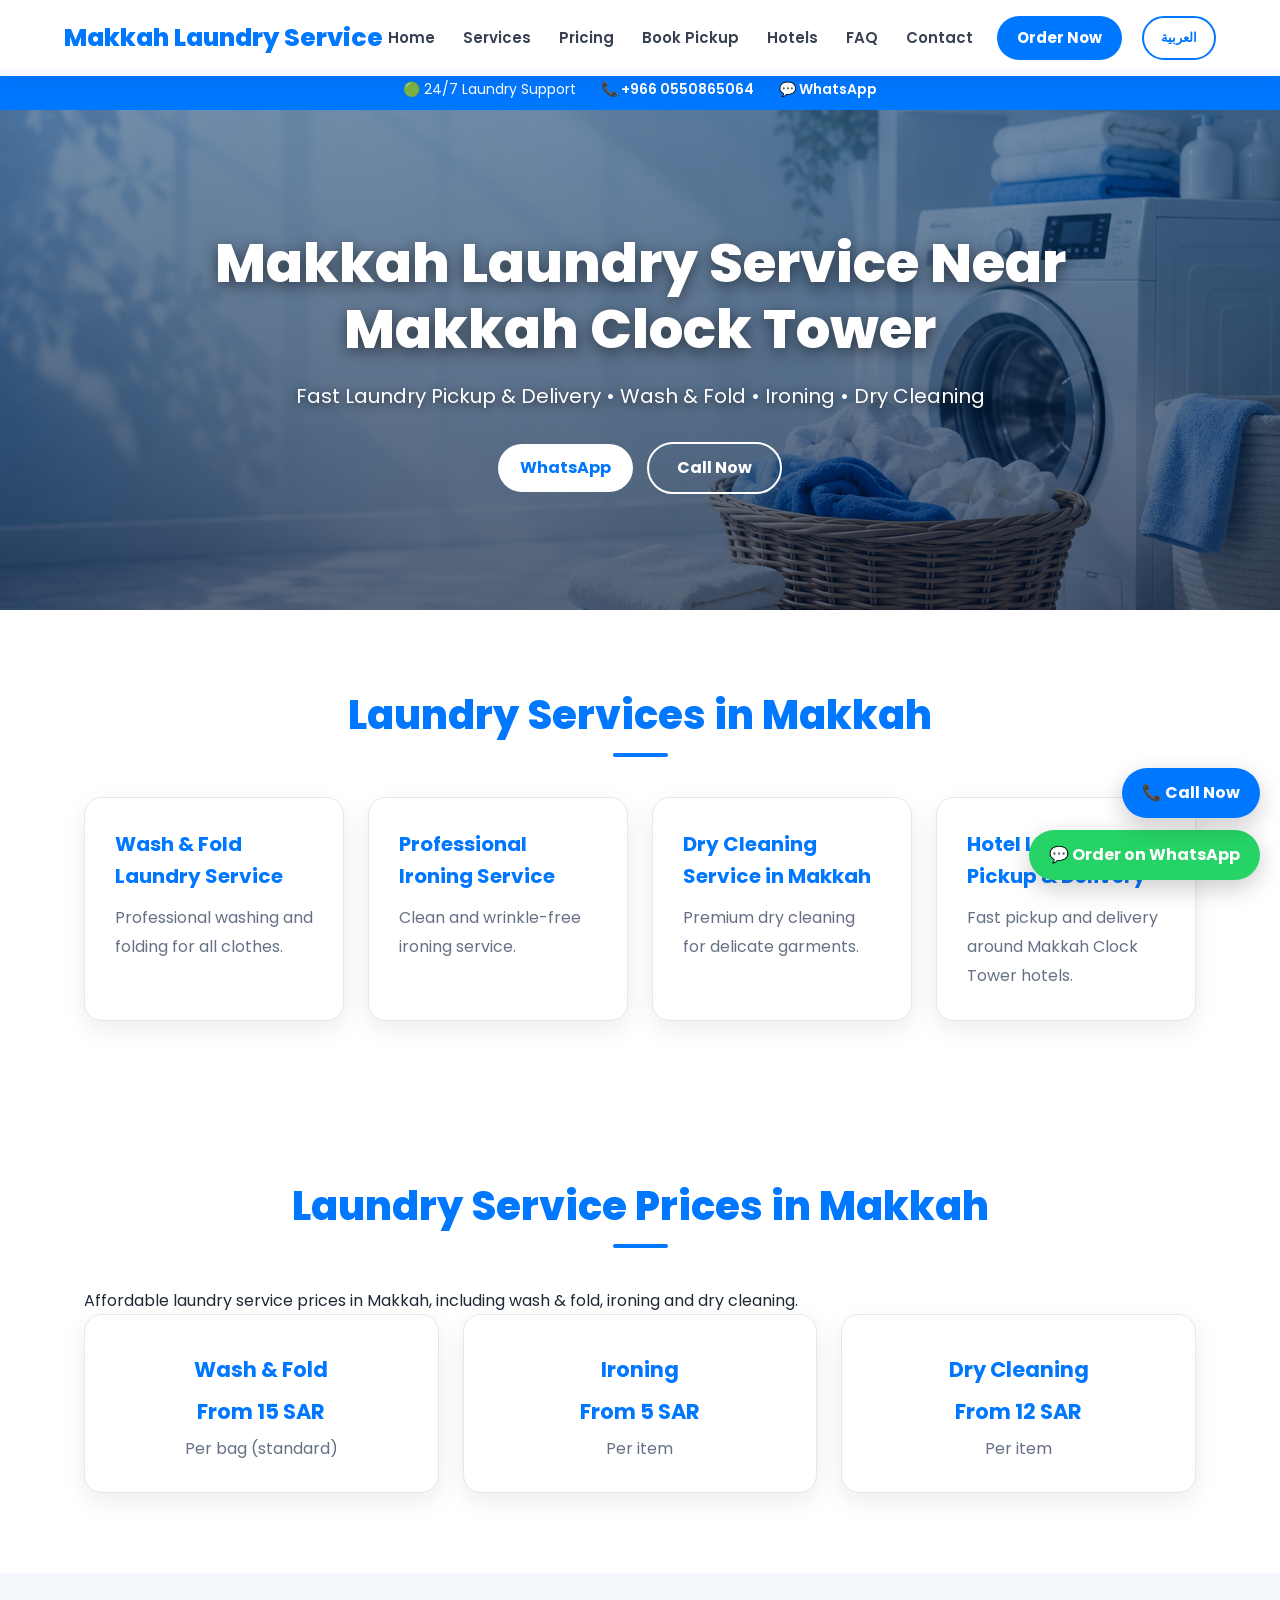
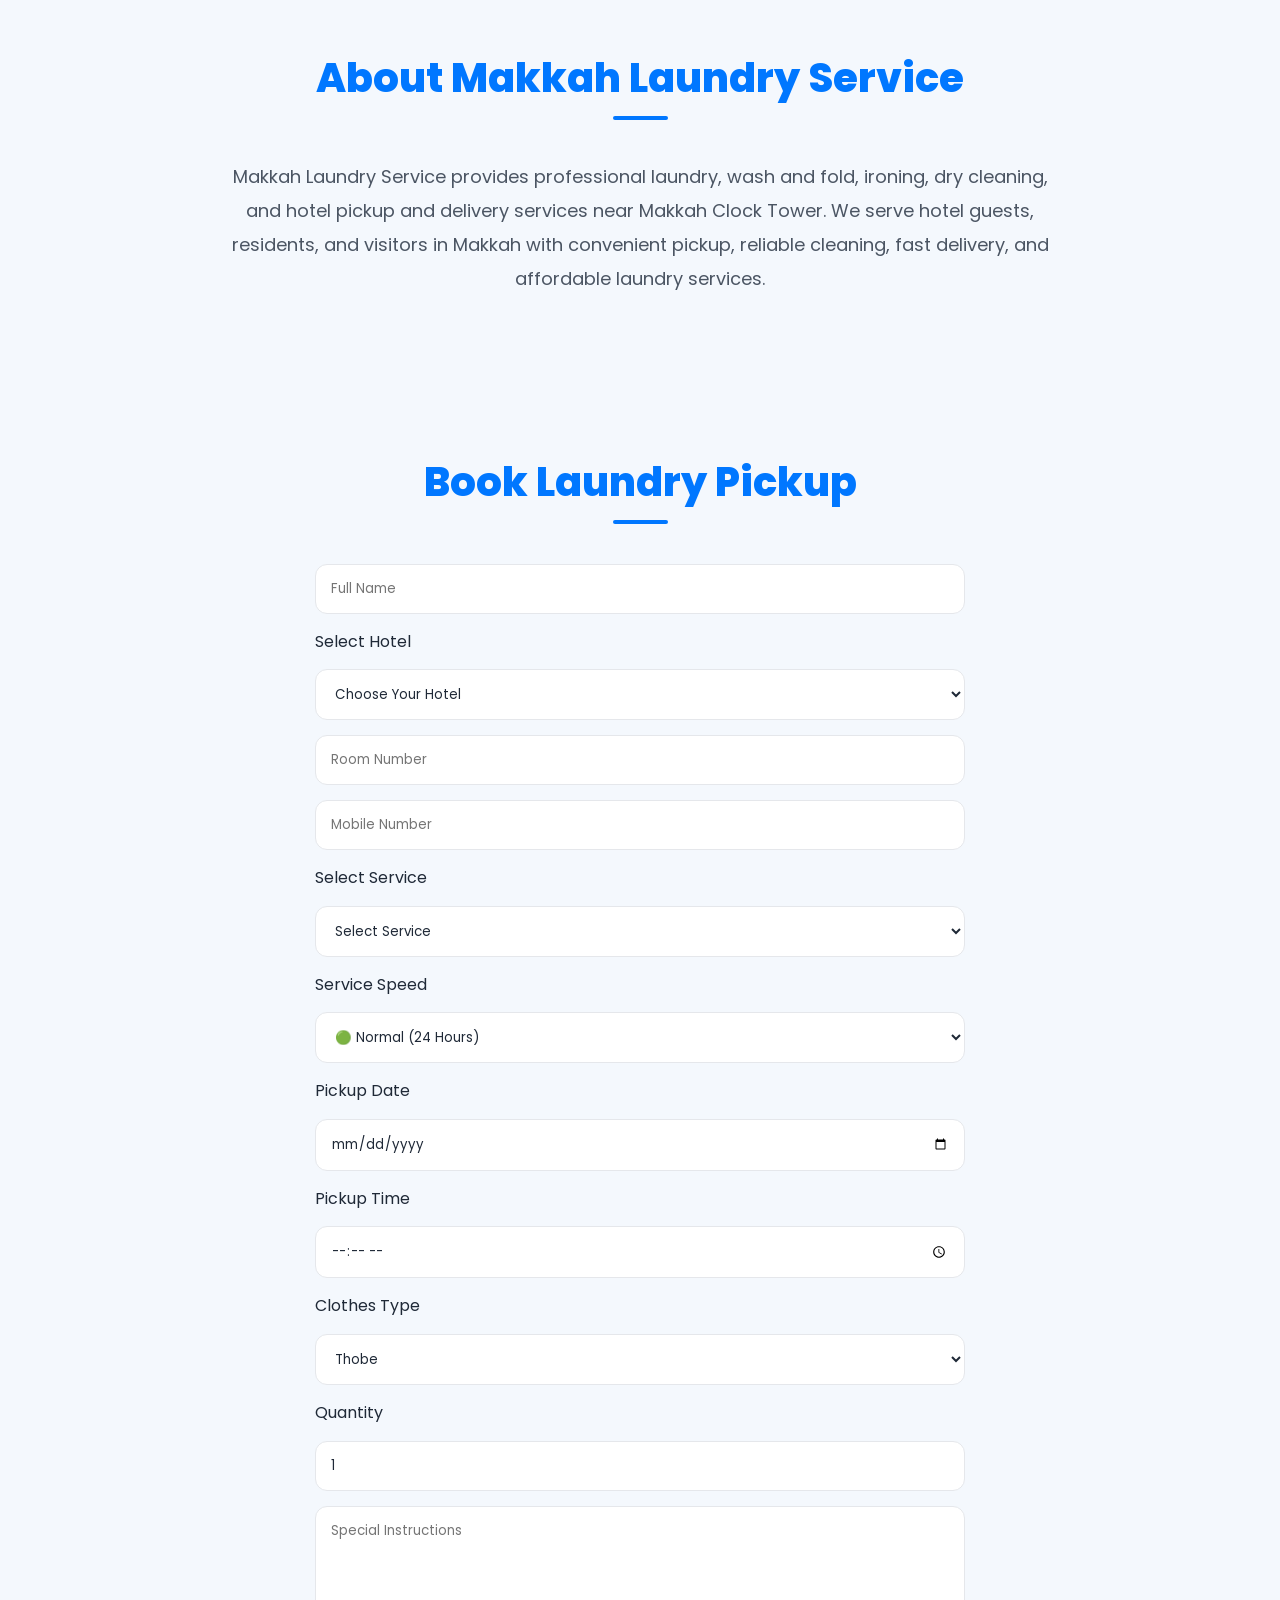
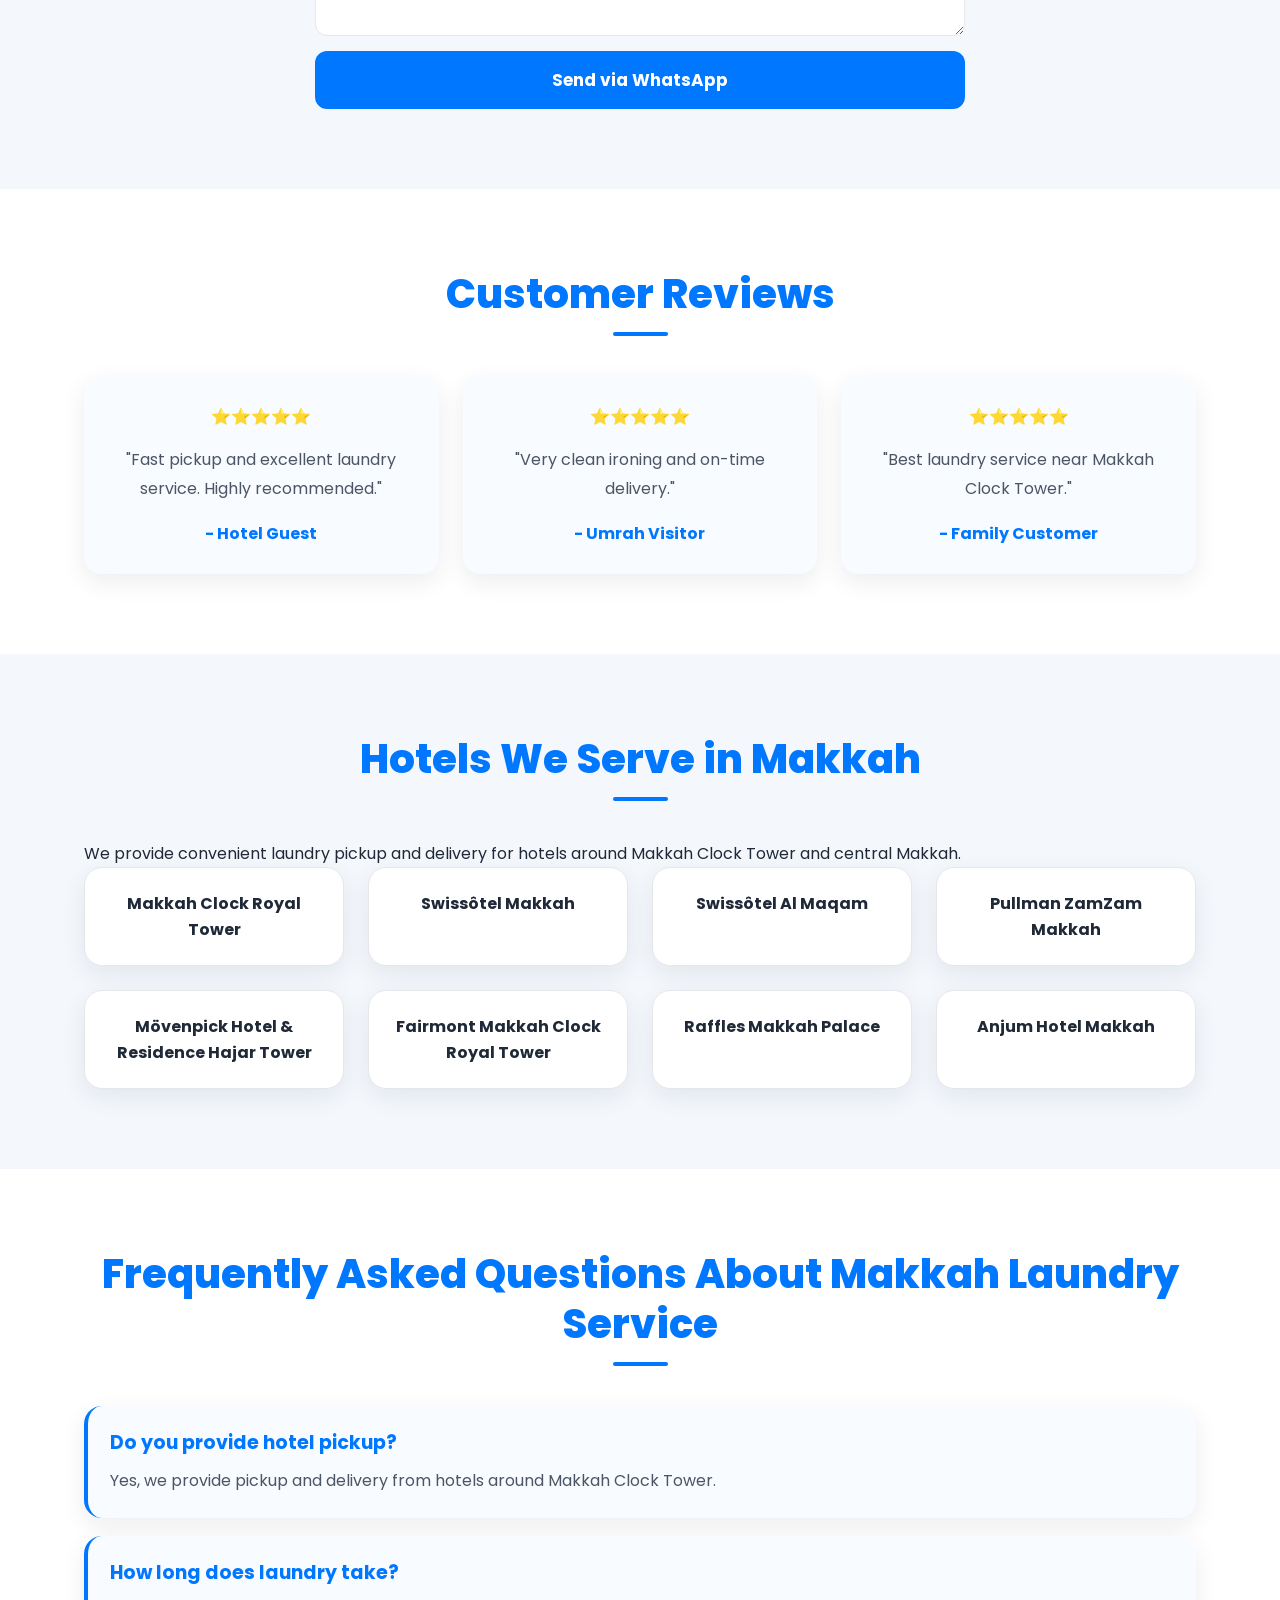
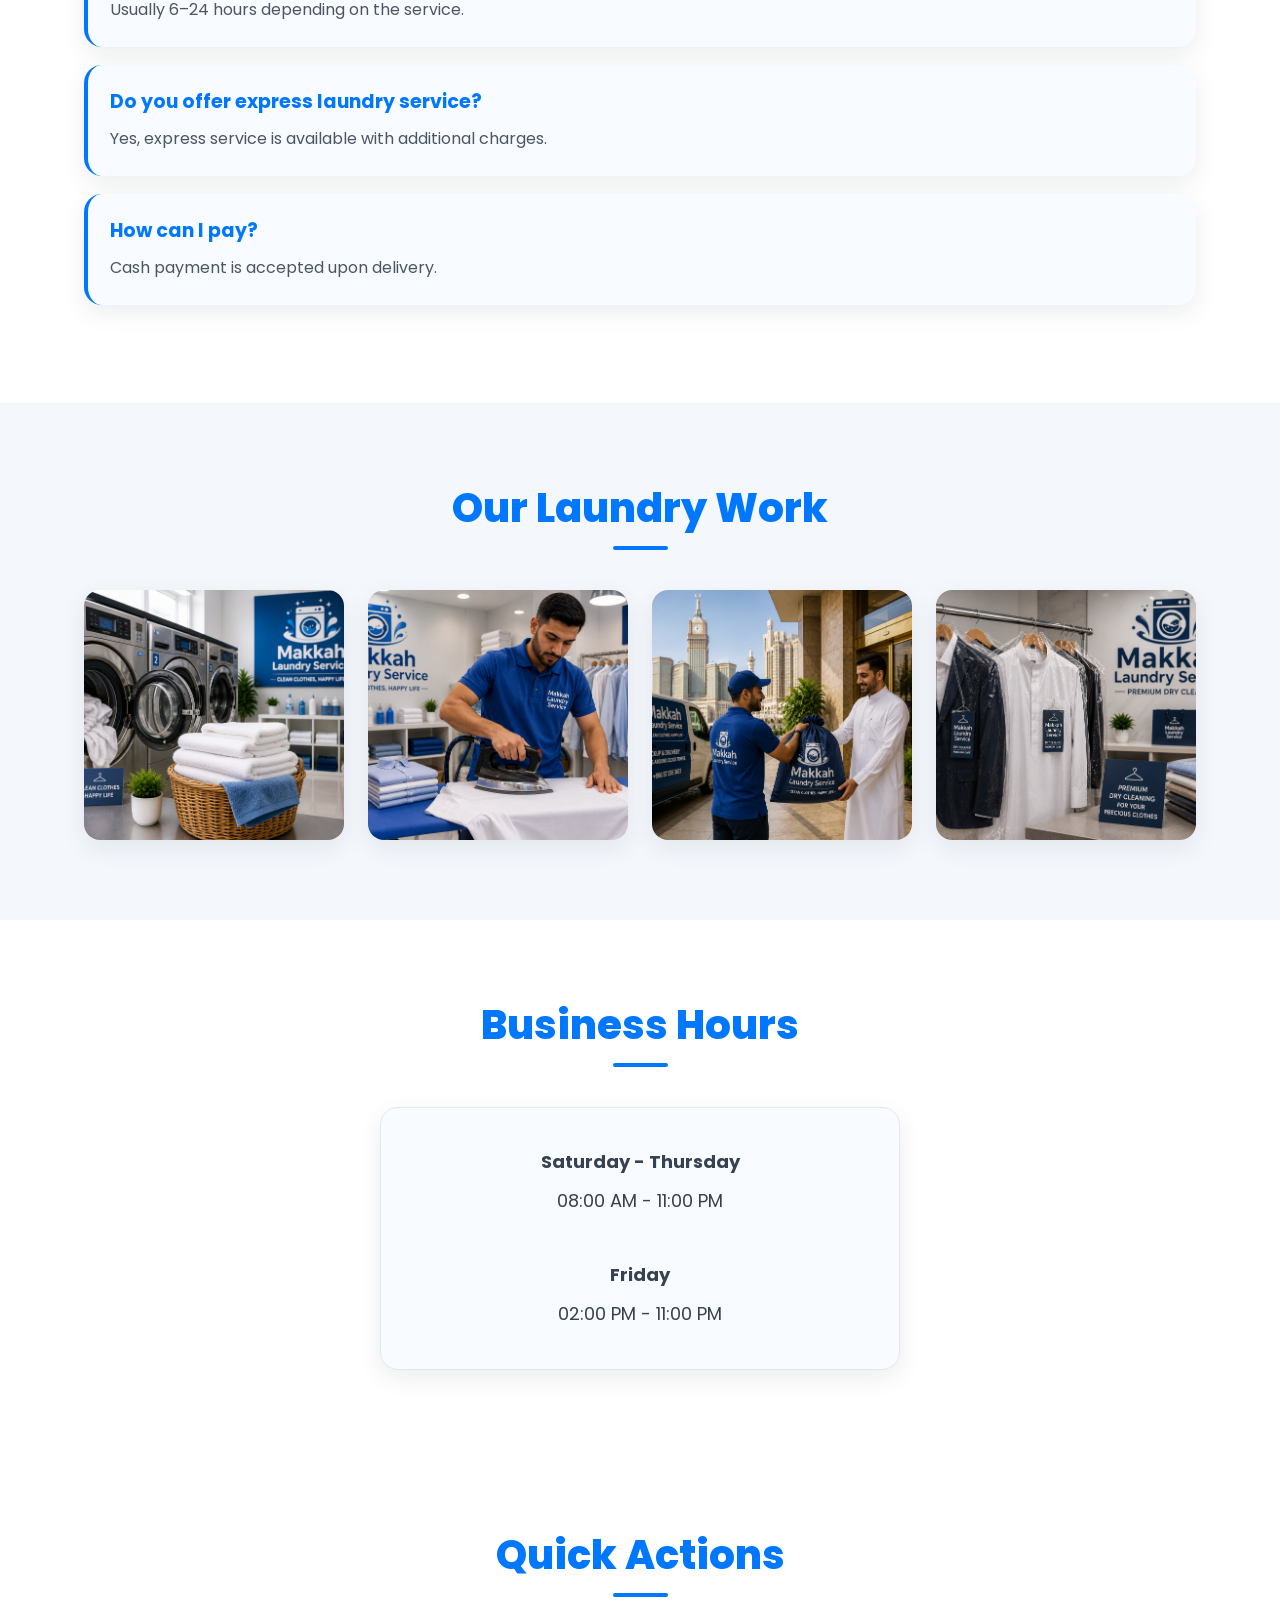
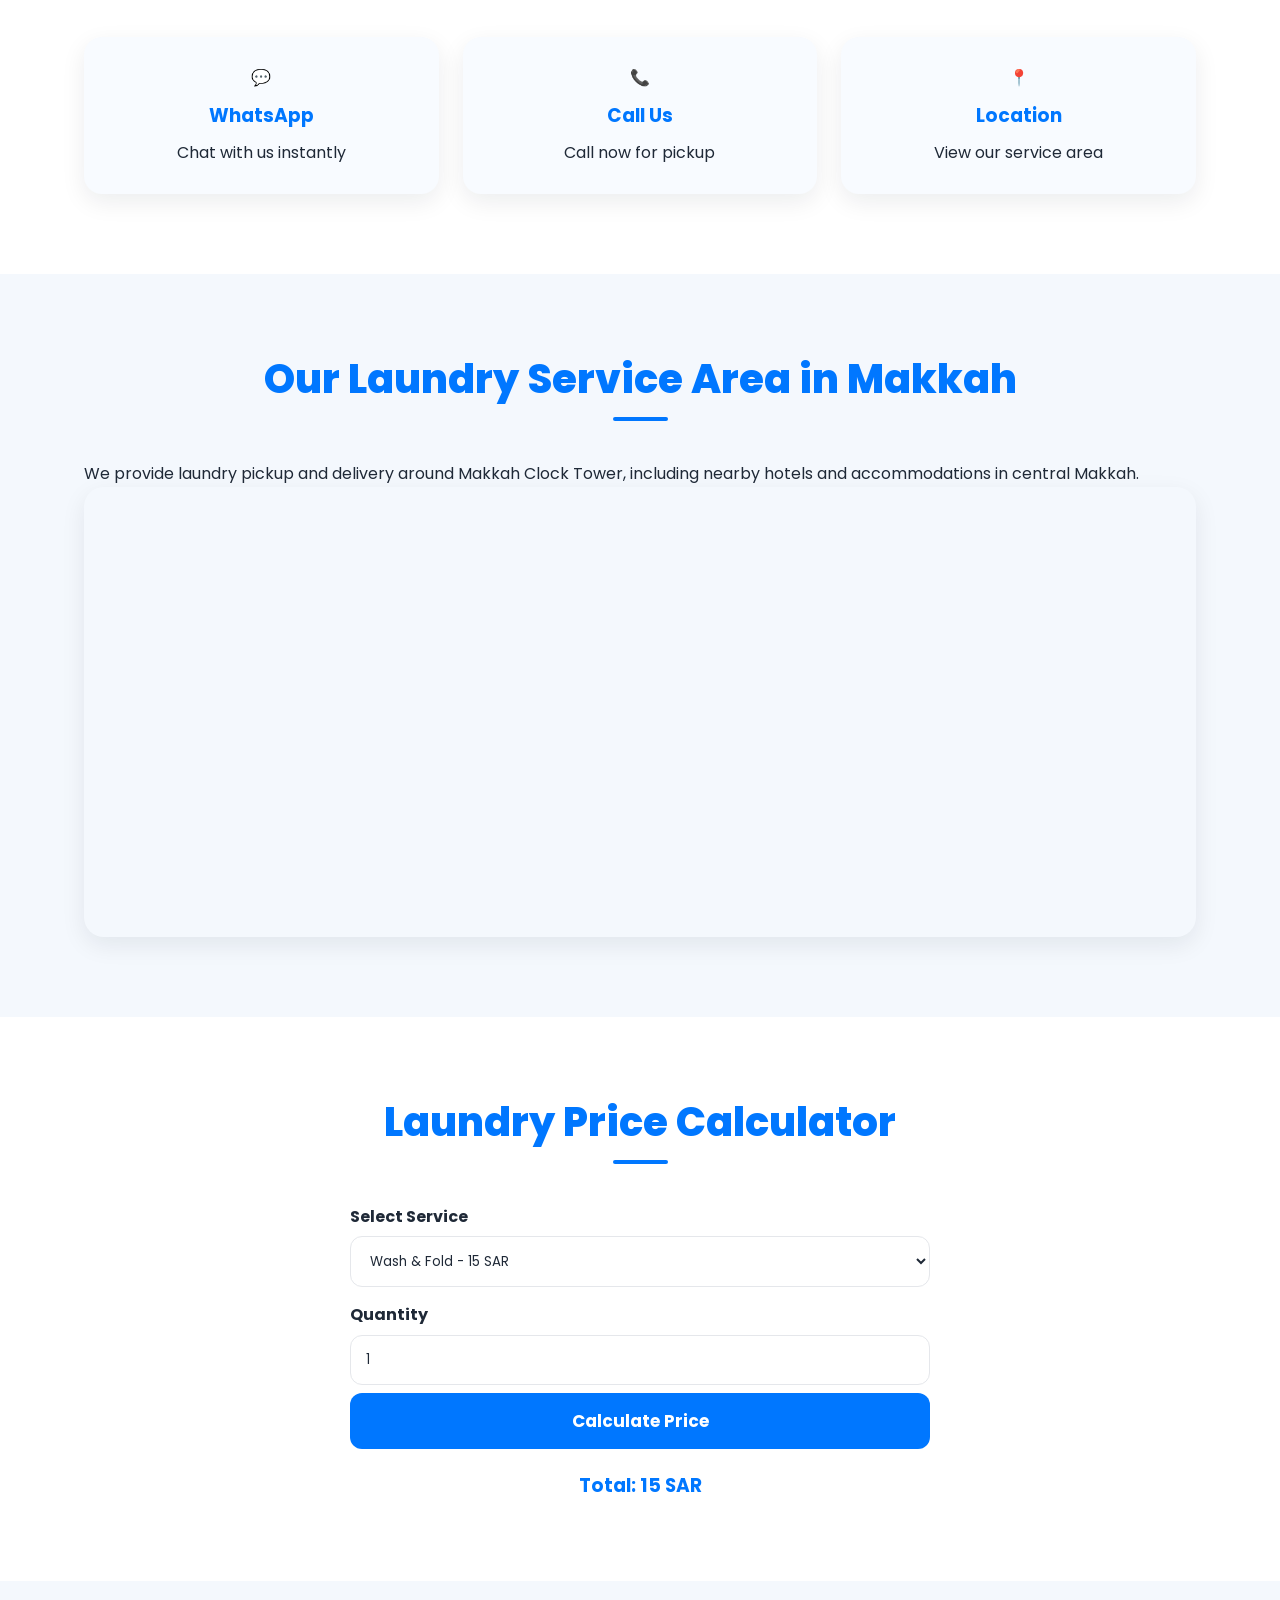
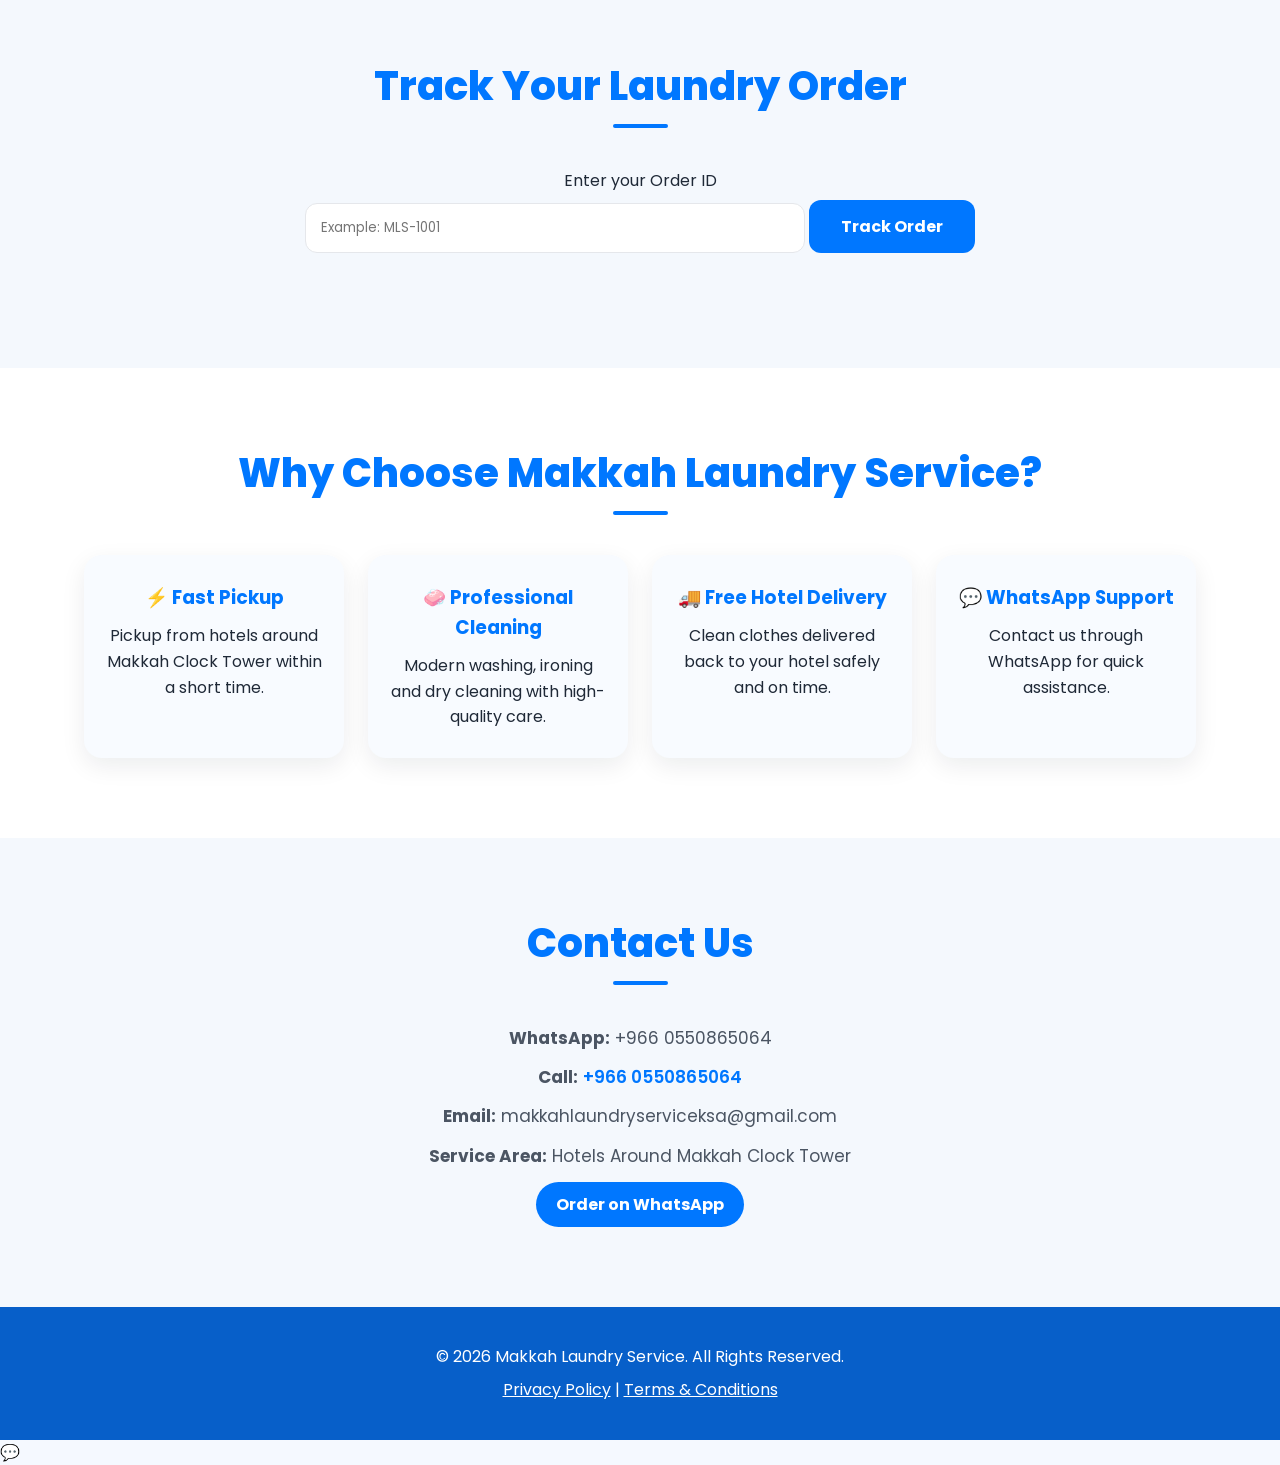
<file: index-1.html>
<!DOCTYPE html>
<html lang="en">
<head>
<meta name="theme-color" content="#0077ff">
<meta charset="UTF-8">
<meta name="viewport" content="width=device-width, initial-scale=1.0">

<title>Makkah Laundry Service | Laundry Pickup & Delivery in Makkah</title>
<meta name="description" content="Makkah Laundry Service offers convenient laundry pickup and delivery in Makkah, including wash & fold, ironing and dry cleaning for hotels, residents and visitors.">
<meta name="keywords" content="Makkah Laundry Service, Laundry Pickup Makkah, Hotel Laundry Makkah, Dry Cleaning Makkah, Ironing Service, Wash and Fold, Makkah Clock Tower Laundry">
<meta name="author" content="Makkah Laundry Service">
<meta name="robots" content="index, follow">

<link rel="canonical" href="https://makkahalaundryservice.github.io/makkahalaundryservice/">
<link rel="icon" type="image/png" href="images/favicon.png">
<link rel="manifest" href="manifest.json">
<link rel="stylesheet" href="style.css">

<link rel="preconnect" href="https://fonts.googleapis.com">
<link rel="preconnect" href="https://fonts.gstatic.com" crossorigin>
<link href="https://fonts.googleapis.com/css2?family=Poppins:wght@300;400;500;600;700;800&display=swap" rel="stylesheet">
<link rel="stylesheet" href="https://cdnjs.cloudflare.com/ajax/libs/font-awesome/6.7.2/css/all.min.css">

<meta property="og:title" content="Makkah Laundry Service | Laundry Pickup & Delivery in Makkah">
<meta property="og:description" content="Fast laundry pickup and delivery in Makkah, including wash & fold, ironing and dry cleaning.">
<meta property="og:type" content="website">
<meta property="og:url" content="https://makkahalaundryservice.github.io/makkahalaundryservice/">
<meta property="og:image" content="https://makkahalaundryservice.github.io/makkahalaundryservice/images/logo.png">
<meta property="og:site_name" content="Makkah Laundry Service">

<script async src="https://www.googletagmanager.com/gtag/js?id=G-970DFKW74S"></script>
<script>
window.dataLayer = window.dataLayer || [];
function gtag(){dataLayer.push(arguments);}
gtag('js', new Date());
gtag('config', 'G-970DFKW74S');
</script>

</head>

<body>

<div class="top-bar">
  <span>🟢 24/7 Laundry Support</span>
  <a href="tel:+966550865064">📞 +966 0550865064</a>
  <a href="https://wa.me/966550865064" target="_blank" rel="noopener">💬 WhatsApp</a>
</div>

<header>
  <a href="#home" class="logo" aria-label="Makkah Laundry Service Home">
    <h2>Makkah Laundry Service</h2>
  </a>

  <button class="menu-toggle" id="menuToggle" type="button"
          aria-label="Open Menu" aria-controls="mainNav" aria-expanded="false">
    ☰
  </button>

  <nav id="mainNav" aria-label="Main navigation">
    <ul>
      <li><a href="#home">Home</a></li>
      <li><a href="#services">Services</a></li>
      <li><a href="#pricing">Pricing</a></li>
      <li><a href="#booking">Book Pickup</a></li>
      <li><a href="#hotels">Hotels</a></li>
      <li><a href="#faq">FAQ</a></li>
      <li><a href="#contact">Contact</a></li>
      <li class="mobile-action">
        <a class="order-btn" href="https://wa.me/966550865064?text=Hello%20I%20need%20Laundry%20Pickup" target="_blank" rel="noopener">Order Now</a>
      </li>
      <li class="mobile-action">
        <button id="langBtn" type="button">العربية</button>
      </li>
    </ul>
  </nav>
</header>

<main>

<section id="home" class="hero">
  <div class="hero-content">
    <h1>Makkah Laundry Service Near Makkah Clock Tower</h1>
    <p>Fast Laundry Pickup &amp; Delivery • Wash &amp; Fold • Ironing • Dry Cleaning</p>
    <div class="buttons">
      <a class="btn1" href="https://wa.me/966550865064?text=Hello%20I%20need%20Laundry%20Pickup" target="_blank" rel="noopener">WhatsApp</a>
      <a class="btn2" href="tel:+966550865064">Call Now</a>
    </div>
  </div>
</section>

<section id="services">
  <div class="container">
    <h2>Laundry Services in Makkah</h2>
    <div class="service-box">
      <div class="service"><h3>Wash &amp; Fold Laundry Service</h3><p>Professional washing and folding for all clothes.</p></div>
      <div class="service"><h3>Professional Ironing Service</h3><p>Clean and wrinkle-free ironing service.</p></div>
      <div class="service"><h3>Dry Cleaning Service in Makkah</h3><p>Premium dry cleaning for delicate garments.</p></div>
      <div class="service"><h3>Hotel Laundry Pickup &amp; Delivery</h3><p>Fast pickup and delivery around Makkah Clock Tower hotels.</p></div>
    </div>
  </div>
</section>

<section id="pricing" class="pricing">
  <div class="container">
    <h2>Laundry Service Prices in Makkah</h2>
    <p>Affordable laundry service prices in Makkah, including wash &amp; fold, ironing and dry cleaning.</p>
    <div class="price-grid">
      <div class="price-card"><h3>Wash &amp; Fold</h3><h3>From 15 SAR</h3><p>Per bag (standard)</p></div>
      <div class="price-card"><h3>Ironing</h3><h3>From 5 SAR</h3><p>Per item</p></div>
      <div class="price-card"><h3>Dry Cleaning</h3><h3>From 12 SAR</h3><p>Per item</p></div>
    </div>
  </div>
</section>

<section id="about" class="about">
  <div class="container">
    <h2>About Makkah Laundry Service</h2>
    <p>Makkah Laundry Service provides professional laundry, wash and fold, ironing, dry cleaning, and hotel pickup and delivery services near Makkah Clock Tower. We serve hotel guests, residents, and visitors in Makkah with convenient pickup, reliable cleaning, fast delivery, and affordable laundry services.</p>
  </div>
</section>

<section id="booking" class="booking">
  <div class="container">
    <h2>Book Laundry Pickup</h2>
    <form id="bookingForm">
      <input type="text" id="fullName" name="fullName" placeholder="Full Name" required>

      <label for="hotelName">Select Hotel</label>
      <select id="hotelName" required>
        <option value="">Choose Your Hotel</option>
        <option>Swissôtel Makkah</option><option>Swissôtel Al Maqam</option><option>Pullman ZamZam Makkah</option>
        <option>Fairmont Makkah Clock Royal Tower</option><option>Raffles Makkah Palace</option><option>Mövenpick Hajar Tower</option>
        <option>Address Jabal Omar Makkah</option><option>Conrad Makkah</option><option>Anjum Hotel Makkah</option><option>Hilton Suites Makkah</option>
      </select>

      <input type="text" id="roomNumber" placeholder="Room Number">
      <input type="tel" id="mobileNumber" placeholder="Mobile Number" required>

      <label for="service">Select Service</label>
      <select id="service" required>
        <option value="">Select Service</option>
        <option>Wash &amp; Fold</option><option>Ironing</option><option>Dry Cleaning</option><option>Express Laundry</option>
      </select>

      <label for="serviceSpeed">Service Speed</label>
      <select id="serviceSpeed">
        <option value="Normal">🟢 Normal (24 Hours)</option>
        <option value="Express">⚡ Express (2–4 Hours)</option>
      </select>

      <label for="pickupDate">Pickup Date</label>
      <input type="date" id="pickupDate" required>

      <label for="pickupTime">Pickup Time</label>
      <input type="time" id="pickupTime" required>

      <label for="clothesType">Clothes Type</label>
      <select id="clothesType">
        <option>Thobe</option><option>Shirt</option><option>T-Shirt</option><option>Pant</option>
        <option>Jacket</option><option>Blanket</option><option>Curtain</option><option>Carpet</option><option>KG</option>
      </select>

      <label for="clothQty">Quantity</label>
      <input type="number" id="clothQty" value="1" min="1">

      <textarea id="specialInstructions" placeholder="Special Instructions"></textarea>
      <button type="submit">Send via WhatsApp</button>
    </form>
  </div>
</section>

<section id="reviews" class="reviews">
  <div class="container">
    <h2>Customer Reviews</h2>
    <div class="review-grid">
      <div class="review-card">⭐⭐⭐⭐⭐<p>"Fast pickup and excellent laundry service. Highly recommended."</p><h4>- Hotel Guest</h4></div>
      <div class="review-card">⭐⭐⭐⭐⭐<p>"Very clean ironing and on-time delivery."</p><h4>- Umrah Visitor</h4></div>
      <div class="review-card">⭐⭐⭐⭐⭐<p>"Best laundry service near Makkah Clock Tower."</p><h4>- Family Customer</h4></div>
    </div>
  </div>
</section>

<section id="hotels" class="hotels">
  <div class="container">
    <h2>Hotels We Serve in Makkah</h2>
    <p>We provide convenient laundry pickup and delivery for hotels around Makkah Clock Tower and central Makkah.</p>
    <div class="hotel-grid">
      <div class="hotel-card">Makkah Clock Royal Tower</div><div class="hotel-card">Swissôtel Makkah</div>
      <div class="hotel-card">Swissôtel Al Maqam</div><div class="hotel-card">Pullman ZamZam Makkah</div>
      <div class="hotel-card">Mövenpick Hotel &amp; Residence Hajar Tower</div><div class="hotel-card">Fairmont Makkah Clock Royal Tower</div>
      <div class="hotel-card">Raffles Makkah Palace</div><div class="hotel-card">Anjum Hotel Makkah</div>
    </div>
  </div>
</section>

<section id="faq" class="faq">
  <div class="container">
    <h2>Frequently Asked Questions About Makkah Laundry Service</h2>
    <div class="faq-item"><h3>Do you provide hotel pickup?</h3><p>Yes, we provide pickup and delivery from hotels around Makkah Clock Tower.</p></div>
    <div class="faq-item"><h3>How long does laundry take?</h3><p>Usually 6–24 hours depending on the service.</p></div>
    <div class="faq-item"><h3>Do you offer express laundry service?</h3><p>Yes, express service is available with additional charges.</p></div>
    <div class="faq-item"><h3>How can I pay?</h3><p>Cash payment is accepted upon delivery.</p></div>
  </div>
</section>

<section id="gallery" class="gallery">
  <div class="container">
    <h2>Our Laundry Work</h2>
    <div class="gallery-grid">
      <div class="gallery-item"><img src="images/wash.jpg" alt="Laundry Wash" loading="lazy"></div>
      <div class="gallery-item"><img src="images/iron.jpg" alt="Professional Ironing" loading="lazy"></div>
      <div class="gallery-item"><img src="images/delivery.jpg" alt="Laundry Delivery" loading="lazy"></div>
      <div class="gallery-item"><img src="images/dryclean.jpg" alt="Dry Cleaning" loading="lazy"></div>
    </div>
  </div>
</section>

<section id="hours" class="hours">
  <div class="container">
    <h2>Business Hours</h2>
    <div class="hours-box">
      <p><strong>Saturday - Thursday</strong></p><p>08:00 AM - 11:00 PM</p><br>
      <p><strong>Friday</strong></p><p>02:00 PM - 11:00 PM</p>
    </div>
  </div>
</section>

<section id="quick-actions" class="quick-actions">
  <div class="container">
    <h2>Quick Actions</h2>
    <div class="action-grid">
      <a href="https://wa.me/966550865064" target="_blank" rel="noopener" class="action-card">💬<h3>WhatsApp</h3><p>Chat with us instantly</p></a>
      <a href="tel:+966550865064" class="action-card">📞<h3>Call Us</h3><p>Call now for pickup</p></a>
      <a href="#location" class="action-card">📍<h3>Location</h3><p>View our service area</p></a>
    </div>
  </div>
</section>

<section id="location" class="location">
  <div class="container">
    <h2>Our Laundry Service Area in Makkah</h2>
    <p>We provide laundry pickup and delivery around Makkah Clock Tower, including nearby hotels and accommodations in central Makkah.</p>
    <iframe src="https://www.google.com/maps?q=Abraj%20Al%20Bait%20Clock%20Tower%20Makkah&output=embed" width="100%" height="450" style="border:0;border-radius:20px;" loading="lazy" title="Makkah Clock Tower map"></iframe>
  </div>
</section>

<section id="calculator" class="calculator">
  <div class="container">
    <h2>Laundry Price Calculator</h2>
    <label for="serviceType">Select Service</label>
    <select id="serviceType">
      <option value="15">Wash &amp; Fold - 15 SAR</option>
      <option value="5">Ironing - 5 SAR</option>
      <option value="12">Dry Cleaning - 12 SAR</option>
    </select>
    <label for="quantity">Quantity</label>
    <input type="number" id="quantity" value="1" min="1">
    <button type="button" onclick="calculatePrice()">Calculate Price</button>
    <h3 id="totalPrice">Total: 15 SAR</h3>
  </div>
</section>

<section id="tracking" class="tracking">
  <div class="container">
    <h2>Track Your Laundry Order</h2>
    <p>Enter your Order ID</p>
    <input type="text" id="orderID" placeholder="Example: MLS-1001">
    <button type="button" onclick="trackOrder()">Track Order</button>
    <h3 id="trackingResult"></h3>
  </div>
</section>

<section id="why-us" class="why-us">
  <div class="container">
    <h2>Why Choose Makkah Laundry Service?</h2>
    <div class="why-grid">
      <div class="why-card"><h3>⚡ Fast Pickup</h3><p>Pickup from hotels around Makkah Clock Tower within a short time.</p></div>
      <div class="why-card"><h3>🧼 Professional Cleaning</h3><p>Modern washing, ironing and dry cleaning with high-quality care.</p></div>
      <div class="why-card"><h3>🚚 Free Hotel Delivery</h3><p>Clean clothes delivered back to your hotel safely and on time.</p></div>
      <div class="why-card"><h3>💬 WhatsApp Support</h3><p>Contact us through WhatsApp for quick assistance.</p></div>
    </div>
  </div>
</section>

<section id="contact" class="contact">
  <div class="container">
    <h2>Contact Us</h2>
    <p><strong>WhatsApp:</strong> +966 0550865064</p>
    <p><strong>Call:</strong> <a href="tel:+966550865064">+966 0550865064</a></p>
    <p><strong>Email:</strong> makkahlaundryserviceksa@gmail.com</p>
    <p><strong>Service Area:</strong> Hotels Around Makkah Clock Tower</p>
    <a class="order-btn" href="https://wa.me/966550865064?text=Hello%20I%20need%20Laundry%20Pickup" target="_blank" rel="noopener">Order on WhatsApp</a>
  </div>
</section>

</main>

<footer>
  <p>© 2026 Makkah Laundry Service. All Rights Reserved.</p>
  <p><a href="privacy.html">Privacy Policy</a> | <a href="terms.html">Terms &amp; Conditions</a></p>
</footer>

<a href="https://wa.me/966550865064?text=Hello%20I%20need%20Laundry%20Pickup" class="floating-whatsapp" target="_blank" rel="noopener" aria-label="WhatsApp">💬</a>
<a href="https://wa.me/966550865064" class="whatsapp-btn" target="_blank" rel="noopener">💬 Order on WhatsApp</a>
<a href="tel:+966550865064" class="call-btn">📞 Call Now</a>

<script src="script.js"></script>

<script>
/* Reliable mobile menu */
document.addEventListener("DOMContentLoaded", function () {
  const toggle = document.getElementById("menuToggle");
  const nav = document.getElementById("mainNav");

  if (toggle && nav) {
    toggle.addEventListener("click", function () {
      const open = nav.classList.toggle("active");
      toggle.setAttribute("aria-expanded", open ? "true" : "false");
      toggle.setAttribute("aria-label", open ? "Close Menu" : "Open Menu");
      toggle.textContent = open ? "✕" : "☰";
    });

    nav.querySelectorAll("a").forEach(function (link) {
      link.addEventListener("click", function () {
        nav.classList.remove("active");
        toggle.setAttribute("aria-expanded", "false");
        toggle.setAttribute("aria-label", "Open Menu");
        toggle.textContent = "☰";
      });
    });
  }

  const date = document.getElementById("pickupDate");
  if (date) {
    const today = new Date().toISOString().split("T")[0];
    date.min = today;
  }

  const langBtn = document.getElementById("langBtn");
  if (langBtn) {
    langBtn.addEventListener("click", function () {
      alert("Arabic version will be available soon.");
    });
  }
});

function calculatePrice() {
  const service = Number(document.getElementById("serviceType").value);
  const quantity = Math.max(1, Number(document.getElementById("quantity").value) || 1);
  document.getElementById("totalPrice").textContent =
    "Total: " + (service * quantity) + " SAR";
}

function trackOrder() {
  const id = document.getElementById("orderID").value.trim();
  const result = document.getElementById("trackingResult");

  if (!id) {
    result.textContent = "Please enter your Order ID.";
    return;
  }

  result.textContent = "Order ID " + id + " received. Please contact us on WhatsApp for the latest status.";
}
</script>

<script>
if ("serviceWorker" in navigator) {
  navigator.serviceWorker.register("service-worker.js").catch(function(){});
}
</script>

</body>
</html>
</file>
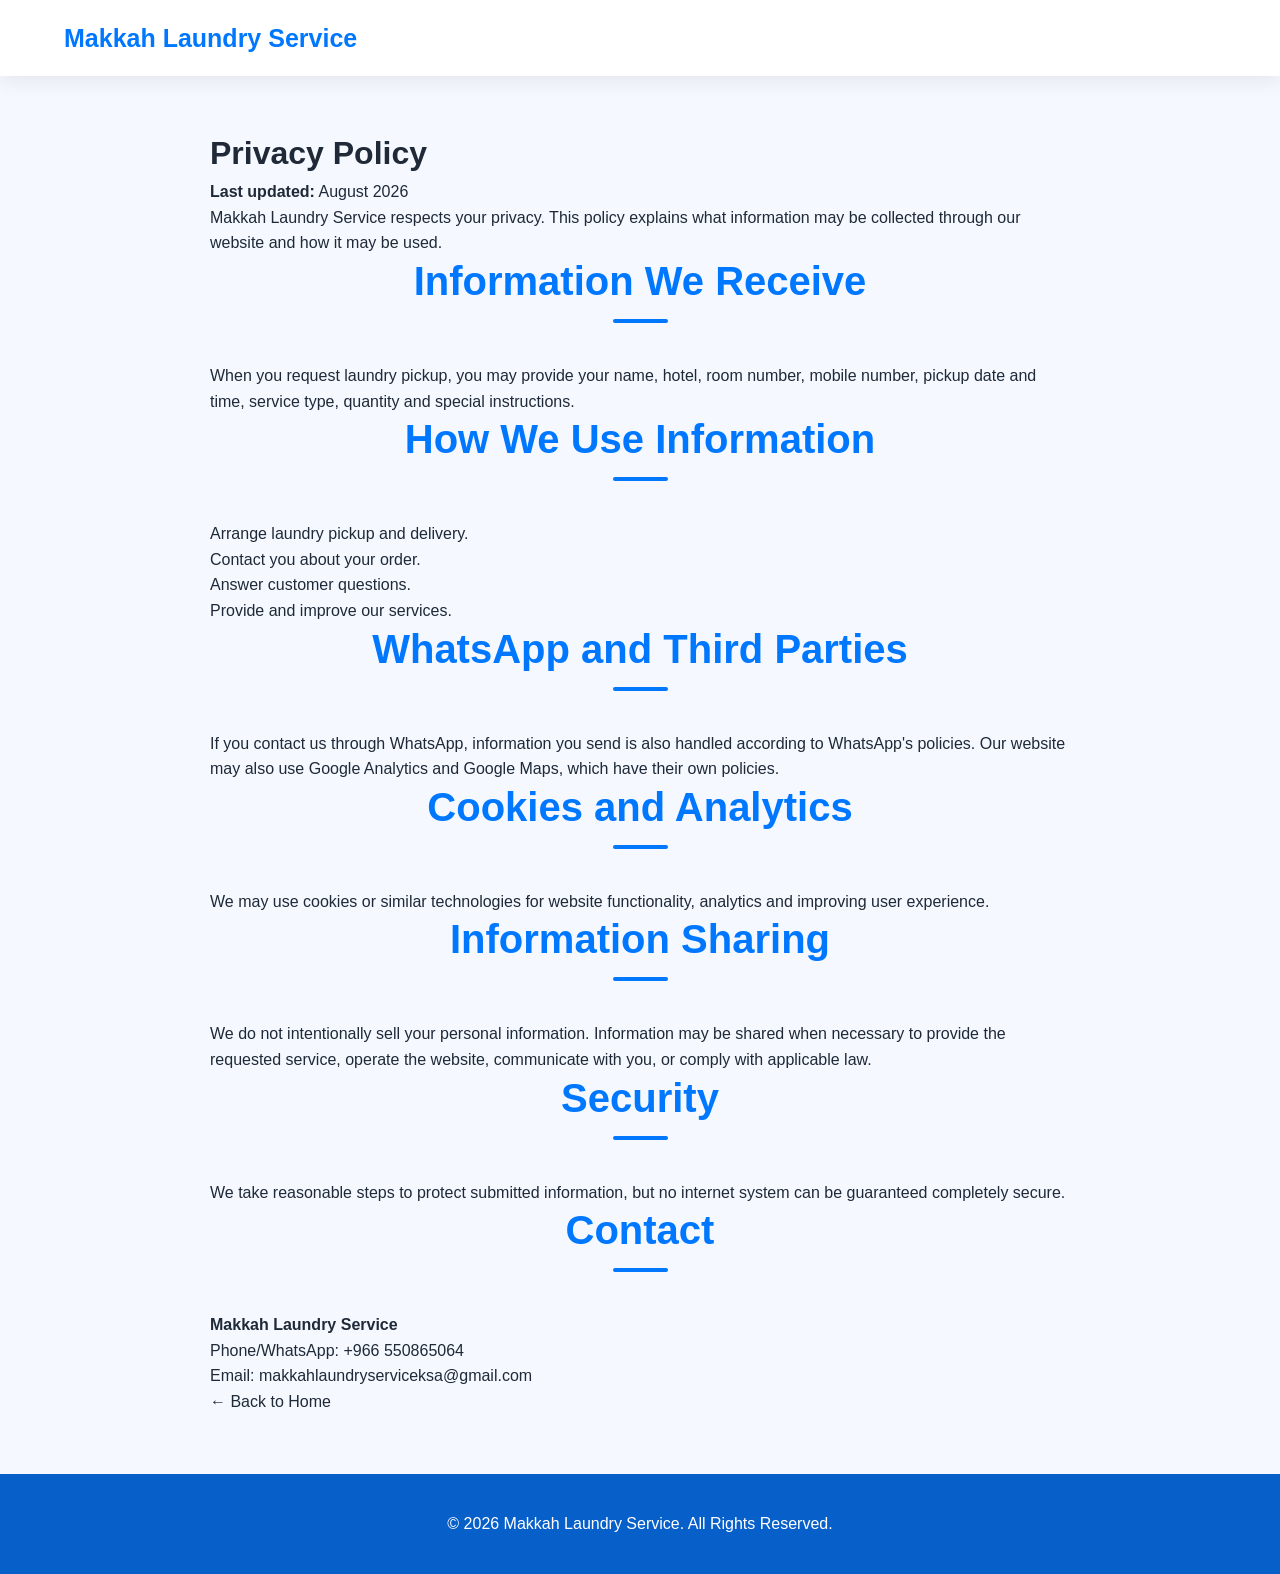
<file: privacy.html>
<!doctype html>
<html lang="en"><head>
<meta charset="UTF-8"><meta name="viewport" content="width=device-width,initial-scale=1">
<title>Privacy Policy | Makkah Laundry Service</title>
<meta name="description" content="Privacy Policy for Makkah Laundry Service in Makkah, Saudi Arabia.">
<link rel="stylesheet" href="style.css">
</head><body>
<header><a href="index.html" class="logo"><h2>Makkah Laundry Service</h2></a></header>
<main class="container" style="max-width:900px;margin:40px auto;padding:20px">
<h1>Privacy Policy</h1><p><strong>Last updated:</strong> August 2026</p>
<p>Makkah Laundry Service respects your privacy. This policy explains what information may be collected through our website and how it may be used.</p>
<h2>Information We Receive</h2>
<p>When you request laundry pickup, you may provide your name, hotel, room number, mobile number, pickup date and time, service type, quantity and special instructions.</p>
<h2>How We Use Information</h2>
<ul><li>Arrange laundry pickup and delivery.</li><li>Contact you about your order.</li><li>Answer customer questions.</li><li>Provide and improve our services.</li></ul>
<h2>WhatsApp and Third Parties</h2>
<p>If you contact us through WhatsApp, information you send is also handled according to WhatsApp's policies. Our website may also use Google Analytics and Google Maps, which have their own policies.</p>
<h2>Cookies and Analytics</h2>
<p>We may use cookies or similar technologies for website functionality, analytics and improving user experience.</p>
<h2>Information Sharing</h2>
<p>We do not intentionally sell your personal information. Information may be shared when necessary to provide the requested service, operate the website, communicate with you, or comply with applicable law.</p>
<h2>Security</h2>
<p>We take reasonable steps to protect submitted information, but no internet system can be guaranteed completely secure.</p>
<h2>Contact</h2>
<p><strong>Makkah Laundry Service</strong><br>Phone/WhatsApp: +966 550865064<br>Email: <a href="mailto:makkahlaundryserviceksa@gmail.com">makkahlaundryserviceksa@gmail.com</a></p>
<p><a href="index.html">← Back to Home</a></p>
</main>
<footer><p>© 2026 Makkah Laundry Service. All Rights Reserved.</p></footer>
</body></html>
</file>
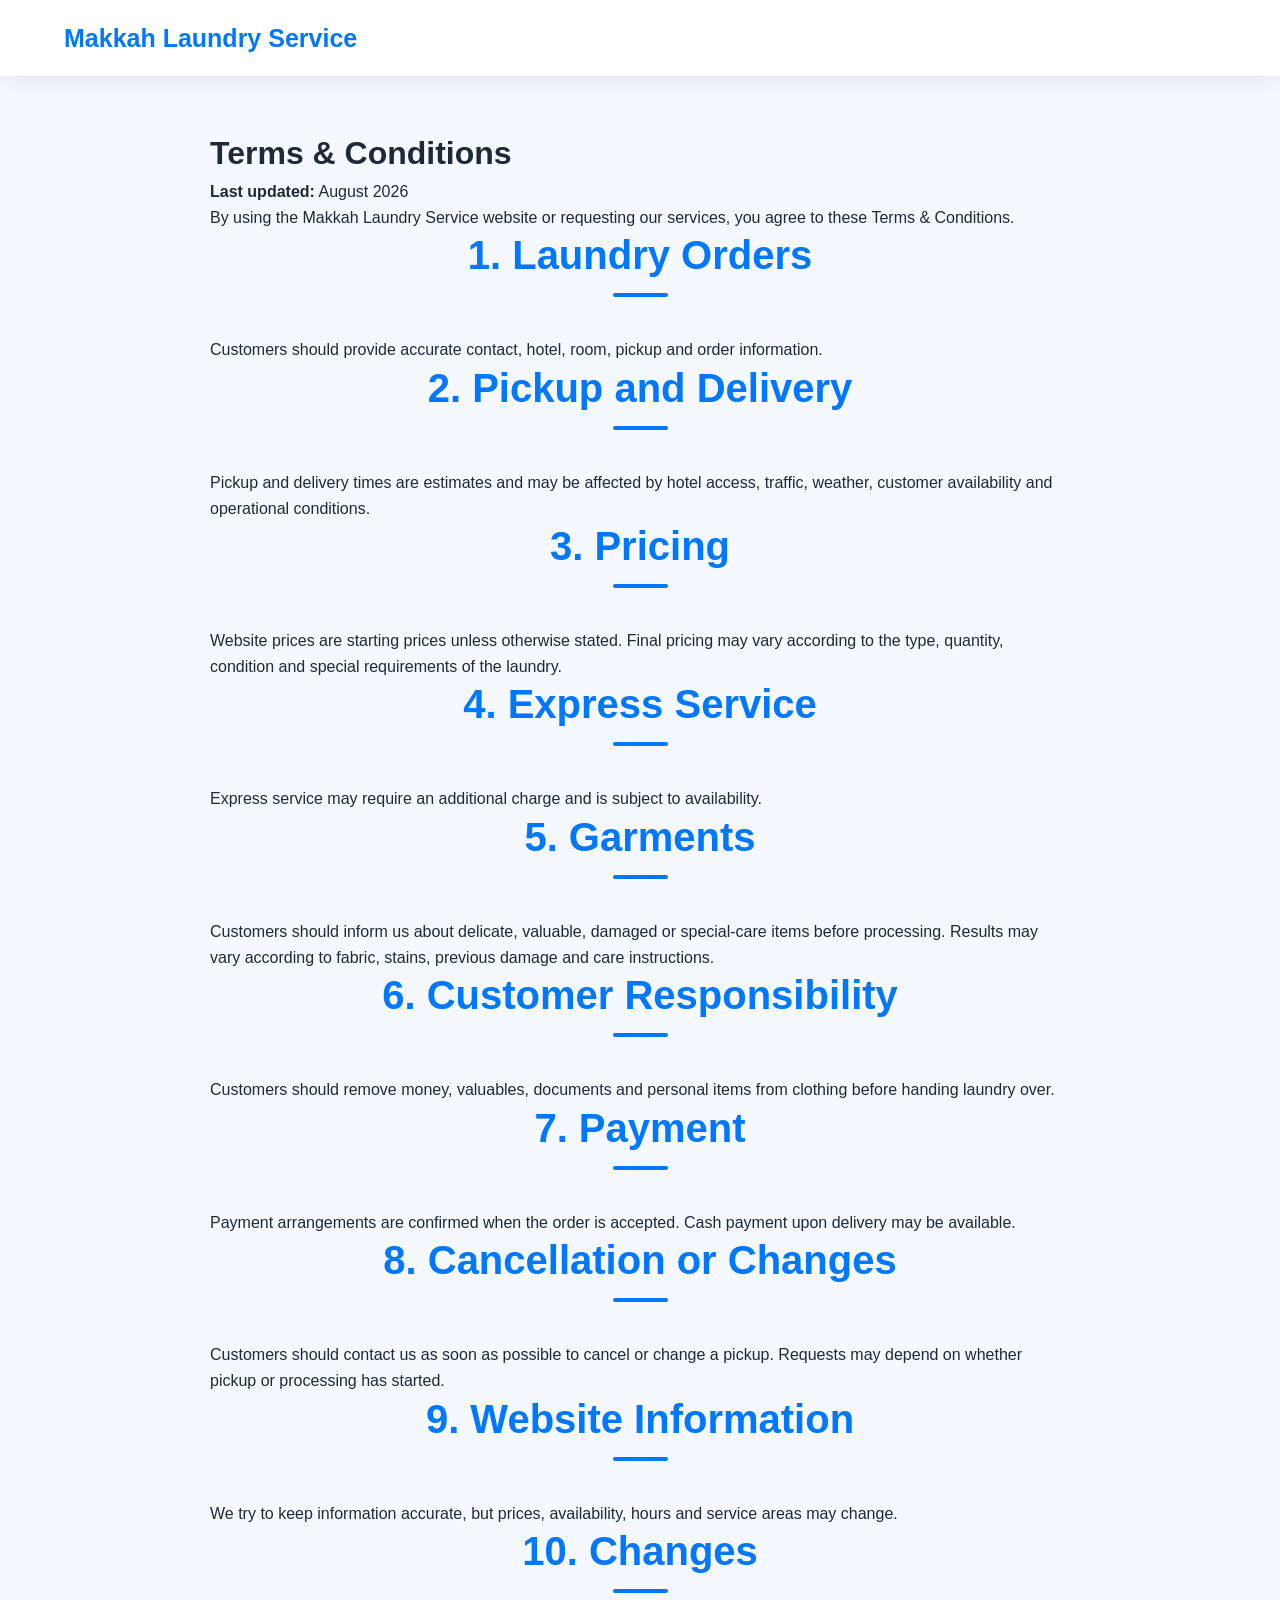
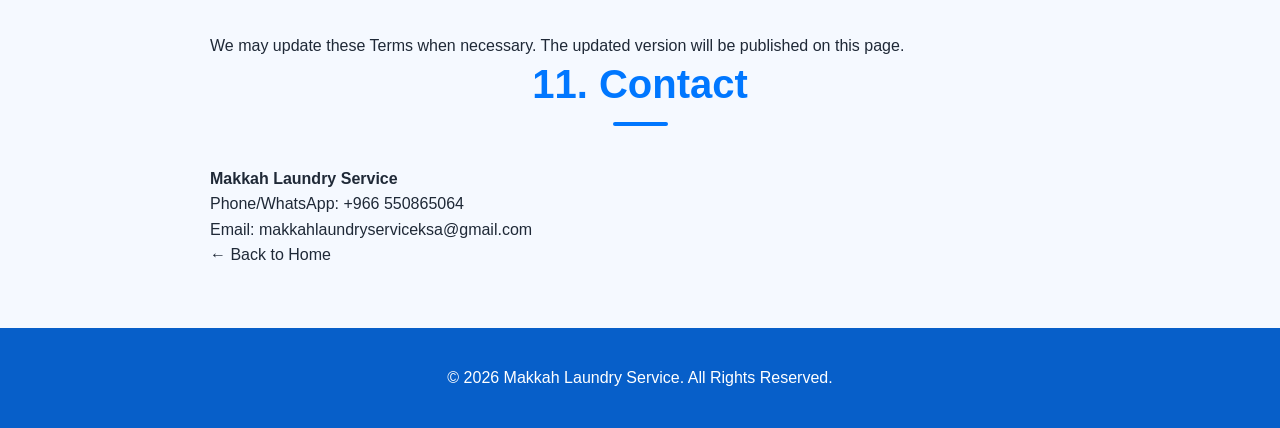
<file: terms.html>
<!doctype html>
<html lang="en"><head>
<meta charset="UTF-8"><meta name="viewport" content="width=device-width,initial-scale=1">
<title>Terms & Conditions | Makkah Laundry Service</title>
<meta name="description" content="Terms and Conditions for Makkah Laundry Service in Makkah, Saudi Arabia.">
<link rel="stylesheet" href="style.css">
</head><body>
<header><a href="index.html" class="logo"><h2>Makkah Laundry Service</h2></a></header>
<main class="container" style="max-width:900px;margin:40px auto;padding:20px">
<h1>Terms & Conditions</h1><p><strong>Last updated:</strong> August 2026</p>
<p>By using the Makkah Laundry Service website or requesting our services, you agree to these Terms & Conditions.</p>
<h2>1. Laundry Orders</h2><p>Customers should provide accurate contact, hotel, room, pickup and order information.</p>
<h2>2. Pickup and Delivery</h2><p>Pickup and delivery times are estimates and may be affected by hotel access, traffic, weather, customer availability and operational conditions.</p>
<h2>3. Pricing</h2><p>Website prices are starting prices unless otherwise stated. Final pricing may vary according to the type, quantity, condition and special requirements of the laundry.</p>
<h2>4. Express Service</h2><p>Express service may require an additional charge and is subject to availability.</p>
<h2>5. Garments</h2><p>Customers should inform us about delicate, valuable, damaged or special-care items before processing. Results may vary according to fabric, stains, previous damage and care instructions.</p>
<h2>6. Customer Responsibility</h2><p>Customers should remove money, valuables, documents and personal items from clothing before handing laundry over.</p>
<h2>7. Payment</h2><p>Payment arrangements are confirmed when the order is accepted. Cash payment upon delivery may be available.</p>
<h2>8. Cancellation or Changes</h2><p>Customers should contact us as soon as possible to cancel or change a pickup. Requests may depend on whether pickup or processing has started.</p>
<h2>9. Website Information</h2><p>We try to keep information accurate, but prices, availability, hours and service areas may change.</p>
<h2>10. Changes</h2><p>We may update these Terms when necessary. The updated version will be published on this page.</p>
<h2>11. Contact</h2><p><strong>Makkah Laundry Service</strong><br>Phone/WhatsApp: +966 550865064<br>Email: <a href="mailto:makkahlaundryserviceksa@gmail.com">makkahlaundryserviceksa@gmail.com</a></p>
<p><a href="index.html">← Back to Home</a></p>
</main>
<footer><p>© 2026 Makkah Laundry Service. All Rights Reserved.</p></footer>
</body></html>
</file>
<file: style.css>
/* =========================================================
   MAKKAH LAUNDRY SERVICE
   FINAL STYLE.CSS
   Responsive • Mobile Menu • Smooth Scroll
========================================================= */

:root {
    --primary: #0077ff;
    --primary-dark: #005dcc;
    --primary-light: #eef6ff;

    --text: #1f2937;
    --muted: #667085;

    --white: #ffffff;
    --bg: #f5f9ff;
    --border: #e5e7eb;

    --whatsapp: #25d366;
    --whatsapp-dark: #1da851;

    --shadow: 0 8px 25px rgba(15, 23, 42, 0.08);
    --shadow-hover: 0 15px 35px rgba(15, 23, 42, 0.13);

    --radius: 18px;
    --transition: 0.3s ease;
}

/* =========================================================
   RESET
========================================================= */

* {
    margin: 0;
    padding: 0;
    box-sizing: border-box;
}

html {
    scroll-behavior: smooth;
    scroll-padding-top: 80px;
}

body {
    font-family: "Poppins", Arial, sans-serif;
    background: var(--bg);
    color: var(--text);
    line-height: 1.6;
    overflow-x: hidden;
    overflow-y: auto;
}

body.menu-open {
    overflow: hidden;
}

a {
    text-decoration: none;
    color: inherit;
}

ul {
    list-style: none;
}

img {
    max-width: 100%;
    height: auto;
    display: block;
}

button,
input,
select,
textarea {
    font-family: inherit;
}

button {
    cursor: pointer;
}

/* =========================================================
   TOP BAR
========================================================= */

.top-bar {
    min-height: 42px;
    padding: 8px 20px;

    display: flex;
    justify-content: center;
    align-items: center;
    flex-wrap: wrap;

    gap: 25px;

    background: var(--primary);
    color: white;

    font-size: 14px;
}

.top-bar a {
    color: white;
    font-weight: 600;
}

/* =========================================================
   HEADER
========================================================= */

header {
    position: fixed;
    top: 0;
    left: 0;

    width: 100%;
    height: 76px;

    padding: 10px 5%;

    display: flex;
    align-items: center;
    justify-content: space-between;

    background: rgba(255, 255, 255, 0.97);

    box-shadow: 0 4px 20px rgba(0, 0, 0, 0.08);

    z-index: 99999;
}

.logo {
    flex-shrink: 0;
}

.logo h2 {
    color: var(--primary);
    font-size: 25px;
    font-weight: 800;
    white-space: nowrap;
}

/* =========================================================
   DESKTOP NAVIGATION
========================================================= */

header nav {
    display: flex;
    align-items: center;
    justify-content: center;
}

header nav ul {
    display: flex;
    align-items: center;
    gap: 20px;
}

header nav li {
    display: flex;
    align-items: center;
}

header nav a {
    position: relative;

    padding: 8px 4px;

    color: #374151;

    font-size: 15px;
    font-weight: 600;

    transition: color var(--transition);
}

header nav a:hover {
    color: var(--primary);
}

header nav a::after {
    content: "";

    position: absolute;

    left: 0;
    right: 0;
    bottom: 0;

    height: 2px;

    background: var(--primary);

    transform: scaleX(0);
    transition: transform var(--transition);
}

header nav a:hover::after {
    transform: scaleX(1);
}

/* =========================================================
   MENU TOGGLE
========================================================= */

.menu-toggle {
    display: none;

    width: 52px;
    height: 52px;

    border: none;
    border-radius: 14px;

    background: var(--primary);
    color: white;

    font-size: 28px;

    align-items: center;
    justify-content: center;

    z-index: 100000;

    cursor: pointer;

    position: relative;
}

/* =========================================================
   ORDER BUTTON
========================================================= */

.order-btn {
    display: inline-flex;

    align-items: center;
    justify-content: center;

    min-height: 44px;

    padding: 10px 20px;

    border-radius: 999px;

    background: var(--primary);
    color: white !important;

    font-weight: 700;

    transition: all var(--transition);
}

.order-btn:hover {
    background: var(--primary-dark);

    transform: translateY(-2px);
}

/* =========================================================
   LANGUAGE BUTTON
========================================================= */

#langBtn {
    min-height: 44px;

    padding: 9px 17px;

    border: 2px solid var(--primary);

    border-radius: 999px;

    background: white;
    color: var(--primary);

    font-weight: 700;
}

#langBtn:hover {
    background: var(--primary);
    color: white;
}

/* =========================================================
   HERO
========================================================= */

.hero {
    min-height: 500px;

    display: flex;
    align-items: center;
    justify-content: center;

    text-align: center;

    position: relative;

    background:
        linear-gradient(
            rgba(0, 50, 100, 0.55),
            rgba(0, 20, 50, 0.65)
        ),
        url("images/laundry-bg.jpg")
        center / cover no-repeat;

    overflow: hidden;
}

.hero-content {
    width: 100%;
    max-width: 900px;

    padding: 30px 20px;

    position: relative;
    z-index: 2;
}

.hero h1 {
    color: white;

    font-size: clamp(32px, 5vw, 55px);

    line-height: 1.2;

    font-weight: 800;

    margin-bottom: 18px;

    text-shadow: 0 4px 15px rgba(0, 0, 0, 0.5);
}

.hero p {
    color: white;

    font-size: clamp(15px, 2vw, 20px);

    margin-bottom: 30px;

    text-shadow: 0 2px 8px rgba(0, 0, 0, 0.6);
}

.hero .buttons {
    display: flex;

    justify-content: center;
    align-items: center;

    gap: 14px;

    flex-wrap: wrap;
}

.hero .btn1,
.hero .btn2 {
    min-width: 135px;
    min-height: 48px;

    padding: 11px 22px;

    display: inline-flex;

    align-items: center;
    justify-content: center;

    border-radius: 999px;

    font-weight: 700;

    transition: all var(--transition);
}

.hero .btn1 {
    background: white;
    color: var(--primary);
}

.hero .btn2 {
    background: transparent;
    color: white;

    border: 2px solid white;
}

.hero .btn1:hover,
.hero .btn2:hover {
    transform: translateY(-3px);

    box-shadow: 0 10px 25px rgba(0, 0, 0, 0.25);
}

.hero .btn2:hover {
    background: white;
    color: var(--primary);
}

/* =========================================================
   CONTAINER
========================================================= */

.container {
    width: 100%;
    max-width: 1200px;

    margin: auto;

    padding: 0 20px;
}

.container h2 {
    text-align: center;

    color: var(--primary);

    font-size: clamp(28px, 4vw, 40px);

    line-height: 1.25;

    margin-bottom: 40px;

    font-weight: 800;
}

.container h2::after {
    content: "";

    display: block;

    width: 55px;
    height: 4px;

    margin: 13px auto 0;

    background: var(--primary);

    border-radius: 10px;
}

/* =========================================================
   SECTIONS
========================================================= */

#services,
.pricing,
.about,
.booking,
.reviews,
.hotels,
.faq,
.gallery,
.hours,
.location,
.calculator,
.tracking,
.why-us,
.quick-actions,
.contact {
    padding: 80px 5%;
}

#services,
.pricing,
.reviews,
.faq,
.hours,
.calculator,
.why-us,
.quick-actions {
    background: white;
}

.about,
.booking,
.hotels,
.gallery,
.location,
.tracking,
.contact {
    background: #f4f8fd;
}

/* =========================================================
   GRIDS
========================================================= */

.service-box,
.price-grid,
.review-grid,
.hotel-grid,
.gallery-grid,
.why-grid,
.action-grid {
    display: grid;

    gap: 24px;
}

.service-box {
    grid-template-columns: repeat(auto-fit, minmax(240px, 1fr));
}

.price-grid {
    grid-template-columns: repeat(auto-fit, minmax(230px, 1fr));
}

.review-grid {
    grid-template-columns: repeat(auto-fit, minmax(260px, 1fr));
}

.hotel-grid {
    grid-template-columns: repeat(auto-fit, minmax(220px, 1fr));
}

.gallery-grid {
    grid-template-columns: repeat(auto-fit, minmax(230px, 1fr));
}

.why-grid {
    grid-template-columns: repeat(auto-fit, minmax(230px, 1fr));
}

.action-grid {
    grid-template-columns: repeat(auto-fit, minmax(220px, 1fr));
}

/* =========================================================
   CARDS
========================================================= */

.service,
.price-card,
.review-card,
.hotel-card,
.why-card,
.action-card,
.hours-box,
.faq-item {
    border-radius: var(--radius);

    box-shadow: var(--shadow);

    transition:
        transform var(--transition),
        box-shadow var(--transition);
}

.service:hover,
.price-card:hover,
.review-card:hover,
.hotel-card:hover,
.why-card:hover,
.action-card:hover {
    transform: translateY(-6px);

    box-shadow: var(--shadow-hover);
}

/* =========================================================
   SERVICES
========================================================= */

.service {
    padding: 30px;

    background: white;

    border: 1px solid var(--border);
}

.service h3 {
    color: var(--primary);

    margin-bottom: 12px;

    font-size: 20px;
}

.service p {
    color: var(--muted);

    line-height: 1.8;
}

/* =========================================================
   PRICING
========================================================= */

.price-card {
    padding: 30px 22px;

    background: white;

    text-align: center;

    border: 1px solid var(--border);
}

.price-card h3 {
    color: var(--primary);

    margin: 8px 0;

    font-size: 21px;
}

.price-card p {
    color: var(--muted);
}

/* =========================================================
   ABOUT
========================================================= */

.about {
    text-align: center;
}

.about p {
    max-width: 850px;

    margin: auto;

    color: #4b5563;

    font-size: 18px;

    line-height: 1.9;
}

/* =========================================================
   BOOKING FORM
========================================================= */

.booking form {
    width: 100%;
    max-width: 650px;

    margin: auto;

    display: flex;
    flex-direction: column;

    gap: 15px;
}

.booking input,
.booking select,
.booking textarea,
.calculator select,
.calculator input,
.tracking input {
    width: 100%;

    padding: 14px 15px;

    border: 1px solid var(--border);

    border-radius: 12px;

    background: white;

    color: var(--text);

    outline: none;

    transition: all var(--transition);
}

.booking input:focus,
.booking select:focus,
.booking textarea:focus,
.calculator select:focus,
.calculator input:focus,
.tracking input:focus {
    border-color: var(--primary);

    box-shadow:
        0 0 0 4px rgba(0, 119, 255, 0.1);
}

.booking textarea {
    min-height: 130px;

    resize: vertical;
}

.booking button,
.calculator button,
.tracking button {
    border: none;

    background: var(--primary);

    color: white;

    border-radius: 12px;

    font-weight: 700;

    transition: all var(--transition);
}

.booking button {
    padding: 16px;

    font-size: 17px;
}

.booking button:hover,
.calculator button:hover,
.tracking button:hover {
    background: var(--primary-dark);

    transform: translateY(-2px);
}

/* =========================================================
   REVIEWS
========================================================= */

.review-card {
    padding: 28px;

    background: #f8fbff;

    text-align: center;
}

.review-card p {
    margin: 17px 0;

    color: #4b5563;

    line-height: 1.8;
}

.review-card h4 {
    color: var(--primary);
}

/* =========================================================
   HOTELS
========================================================= */

.hotel-card {
    padding: 23px 18px;

    background: white;

    text-align: center;

    font-weight: 700;

    border: 1px solid var(--border);
}

.hotel-card:hover {
    background: var(--primary);

    color: white;
}

/* =========================================================
   FAQ
========================================================= */

.faq-item {
    padding: 22px;

    margin-bottom: 18px;

    background: #f8fbff;

    border-left: 4px solid var(--primary);
}

.faq-item h3 {
    color: var(--primary);

    margin-bottom: 8px;

    font-size: 19px;
}

.faq-item p {
    color: #4b5563;

    line-height: 1.8;
}

/* =========================================================
   GALLERY
========================================================= */

.gallery-item {
    overflow: hidden;

    border-radius: 16px;

    background: white;

    box-shadow: var(--shadow);
}

.gallery-item img {
    width: 100%;

    height: 250px;

    object-fit: cover;

    transition: transform 0.45s ease;
}

.gallery-item:hover img {
    transform: scale(1.06);
}

/* =========================================================
   HOURS
========================================================= */

.hours {
    text-align: center;
}

.hours-box {
    max-width: 520px;

    margin: auto;

    padding: 30px;

    background: #f8fbff;

    border: 1px solid var(--border);
}

.hours-box p {
    margin: 10px 0;

    color: #374151;

    font-size: 18px;
}

/* =========================================================
   LOCATION
========================================================= */

.location iframe {
    width: 100%;

    min-height: 400px;

    display: block;

    border: 0;

    border-radius: 18px;

    box-shadow: var(--shadow);
}

/* =========================================================
   CALCULATOR
========================================================= */

.calculator .container {
    max-width: 620px;
}

.calculator label {
    display: block;

    margin: 15px 0 7px;

    font-weight: 700;
}

.calculator button {
    width: 100%;

    padding: 15px;

    margin-top: 8px;

    font-size: 17px;
}

.calculator h3 {
    text-align: center;

    margin-top: 22px;

    color: var(--primary);
}

/* =========================================================
   TRACKING
========================================================= */

.tracking {
    text-align: center;
}

.tracking input {
    max-width: 500px;

    margin: 10px 0 15px;
}

.tracking button {
    padding: 14px 32px;

    font-size: 16px;
}

#trackingResult {
    margin-top: 20px;

    color: var(--primary);

    font-size: 19px;

    font-weight: 700;
}

/* =========================================================
   WHY US
========================================================= */

.why-card {
    padding: 28px 22px;

    background: #f8fbff;

    text-align: center;
}

.why-card h3 {
    color: var(--primary);

    margin-bottom: 10px;
}

/* =========================================================
   QUICK ACTIONS
========================================================= */

.action-card {
    padding: 28px 20px;

    background: #f8fbff;

    text-align: center;
}

.action-card h3 {
    color: var(--primary);

    margin: 10px 0;
}

.action-card:hover {
    background: var(--primary);

    color: white;
}

.action-card:hover h3 {
    color: white;
}

/* =========================================================
   CONTACT
========================================================= */

.contact {
    text-align: center;
}

.contact p {
    max-width: 850px;

    margin: 12px auto;

    color: #4b5563;

    font-size: 17px;
}

.contact a:not(.order-btn) {
    color: var(--primary);

    font-weight: 600;
}

/* =========================================================
   FOOTER
========================================================= */

footer {
    padding: 30px 20px;

    background: #075fc9;

    color: white;

    text-align: center;
}

footer p {
    margin: 7px 0;
}

footer a {
    color: white;

    text-decoration: underline;
}

/* =========================================================
   FLOATING BUTTONS
========================================================= */

.whatsapp-btn,
.call-btn {
    position: fixed;

    right: 20px;

    z-index: 9990;

    display: inline-flex;

    align-items: center;
    justify-content: center;

    min-height: 50px;

    padding: 12px 20px;

    border-radius: 999px;

    color: white;

    font-weight: 700;

    box-shadow: 0 8px 25px rgba(0, 0, 0, 0.2);

    transition: all var(--transition);
}

.whatsapp-btn {
    bottom: 20px;

    background: var(--whatsapp);
}

.whatsapp-btn:hover {
    background: var(--whatsapp-dark);

    transform: translateY(-3px);
}

.call-btn {
    bottom: 82px;

    background: var(--primary);
}

.call-btn:hover {
    background: var(--primary-dark);

    transform: translateY(-3px);
}

/* =========================================================
   MOBILE
========================================================= */

@media (max-width: 768px) {

    body {
        padding-top: 68px;
    }

    .top-bar {
        display: none;
    }

    header {
        height: 68px;

        min-height: 68px;

        padding: 7px 14px;
    }

    .logo {
        max-width: calc(100% - 65px);

        overflow: hidden;
    }

    .logo h2 {
        font-size: 19px;

        white-space: normal;

        line-height: 1.2;
    }

    /* =====================================
       MOBILE MENU BUTTON
    ===================================== */

    .menu-toggle {
        display: flex !important;

        position: absolute !important;

        top: 8px !important;

        right: 10px !important;

        width: 52px !important;

        height: 52px !important;

        border-radius: 14px !important;

        background: var(--primary) !important;

        color: white !important;

        z-index: 100000 !important;

        pointer-events: auto !important;

        font-size: 28px !important;
    }

    /* =====================================
       MOBILE NAVIGATION
    ===================================== */

    header nav {
        display: block !important;

        position: fixed !important;

        top: 68px !important;

        right: 0 !important;

        width: min(85%, 360px) !important;

        height: calc(100vh - 68px) !important;

        padding: 20px 15px 40px !important;

        background: white !important;

        overflow-y: auto !important;

        overflow-x: hidden !important;

        box-shadow: -10px 0 30px rgba(0, 0, 0, 0.15);

        transform: translateX(110%) !important;

        transition: transform 0.3s ease !important;

        z-index: 99999 !important;
    }

    header nav.active {
        transform: translateX(0) !important;
    }

    header nav ul {
        width: 100%;

        display: flex !important;

        flex-direction: column !important;

        align-items: stretch !important;

        gap: 5px !important;
    }

    header nav ul li {
        width: 100% !important;

        display: block !important;

        border-bottom: 1px solid #edf0f4;
    }

    header nav ul li a {
        width: 100% !important;

        min-height: 52px;

        display: flex !important;

        align-items: center;

        padding: 13px 16px !important;

        border-radius: 10px;

        color: #222 !important;

        font-size: 16px !important;
    }

    header nav ul li a::after {
        display: none !important;
    }

    header nav ul li a:hover {
        background: var(--primary-light);

        color: var(--primary) !important;
    }

    header nav .mobile-action {
        border: none;
    }

    header nav .mobile-action .order-btn {
        width: 100%;

        margin-top: 12px;

        min-height: 50px;
    }

    header nav .mobile-action #langBtn {
        width: 100%;

        margin-top: 8px;

        min-height: 50px;

        border-radius: 12px;
    }

    /* =====================================
       HERO
    ===================================== */

    .hero {
        min-height: 410px;

        height: 410px;
    }

    .hero-content {
        padding: 20px 15px;
    }

    .hero h1 {
        font-size: 30px;
    }

    .hero p {
        font-size: 15px;
    }

    /* =====================================
       SECTIONS
    ===================================== */

    #services,
    .pricing,
    .about,
    .booking,
    .reviews,
    .hotels,
    .faq,
    .gallery,
    .hours,
    .location,
    .calculator,
    .tracking,
    .why-us,
    .quick-actions,
    .contact {
        padding: 60px 5%;
    }

    .container {
        padding: 0 10px;
    }

    .container h2 {
        font-size: 30px;

        margin-bottom: 32px;
    }

    .service,
    .price-card,
    .review-card,
    .why-card {
        padding: 25px 20px;
    }

    .gallery-item img {
        height: 220px;
    }

    .location iframe {
        min-height: 320px;
    }

    /* =====================================
       FLOATING BUTTONS
    ===================================== */

    .whatsapp-btn,
    .call-btn {
        right: 10px;

        font-size: 13px;

        padding: 11px 15px;

        min-height: 46px;
    }

    .call-btn {
        bottom: 68px;
    }

    .whatsapp-btn {
        bottom: 10px;
    }
}

/* =========================================================
   SMALL PHONES
========================================================= */

@media (max-width: 420px) {

    .logo h2 {
        font-size: 18px;
    }

    .menu-toggle {
        width: 50px !important;

        height: 50px !important;

        top: 9px !important;

        right: 8px !important;
    }

    header nav {
        top: 68px !important;

        width: 88% !important;

        height: calc(100vh - 68px) !important;
    }

    .hero {
        min-height: 380px;

        height: 380px;
    }

    .hero h1 {
        font-size: 27px;
    }

    .hero p {
        font-size: 14px;
    }

    .hero .btn1,
    .hero .btn2 {
        min-width: 110px;

        min-height: 44px;

        padding: 9px 15px;

        font-size: 14px;
    }

    .container h2 {
        font-size: 27px;
    }

    .gallery-item img {
        height: 200px;
    }
}

/* =========================================================
   DARK MODE
========================================================= */

body.dark-mode {
    background: #0b1220;

    color: #f3f4f6;
}

body.dark-mode header {
    background: #111827;
}

body.dark-mode header nav {
    background: #111827 !important;
}

body.dark-mode header nav a {
    color: #e5e7eb !important;
}

body.dark-mode #services,
body.dark-mode .pricing,
body.dark-mode .reviews,
body.dark-mode .faq,
body.dark-mode .hours,
body.dark-mode .calculator,
body.dark-mode .why-us,
body.dark-mode .quick-actions {
    background: #111827;
}

body.dark-mode .about,
body.dark-mode .booking,
body.dark-mode .hotels,
body.dark-mode .gallery,
body.dark-mode .location,
body.dark-mode .tracking,
body.dark-mode .contact {
    background: #0f172a;
}

body.dark-mode .service,
body.dark-mode .price-card,
body.dark-mode .review-card,
body.dark-mode .hotel-card,
body.dark-mode .why-card,
body.dark-mode .action-card,
body.dark-mode .hours-box,
body.dark-mode .faq-item,
body.dark-mode input,
body.dark-mode select,
body.dark-mode textarea {
    background: #172033;

    color: #f3f4f6;

    border-color: #2d3a50;
}

body.dark-mode .service p,
body.dark-mode .review-card p,
body.dark-mode .faq-item p,
body.dark-mode .about p,
body.dark-mode .contact p,
body.dark-mode .hours-box p {
    color: #cbd5e1;
}

/* =========================================================
   ACCESSIBILITY
========================================================= */

@media (prefers-reduced-motion: reduce) {

    html {
        scroll-behavior: auto;
    }

    *,
    *::before,
    *::after {
        transition: none !important;

        animation: none !important;
    }
}

/* =========================================================
   MAKKAH LAUNDRY SERVICE
   FINAL HEADER + LOGO + MOBILE MENU
   ========================================================= */

.header {
    position: fixed !important;
    top: 0 !important;
    left: 0 !important;
    width: 100% !important;
    height: 68px !important;
    z-index: 9999 !important;
    background: #ffffff !important;
    box-shadow: 0 2px 12px rgba(0,0,0,0.08) !important;
}

.header > .container {
    width: 100% !important;
    max-width: 1200px !important;
    height: 68px !important;
    margin: 0 auto !important;
    padding: 0 20px !important;

    display: flex !important;
    align-items: center !important;
    justify-content: space-between !important;
    gap: 20px !important;
}

/* LOGO */

.header .logo {
    display: flex !important;
    align-items: center !important;
    flex-shrink: 0 !important;
    text-decoration: none !important;
}

.header .logo img {
    display: block !important;
    width: auto !important;
    height: 48px !important;
    max-width: 180px !important;
    object-fit: contain !important;
}

/* NAVIGATION */

.header .nav {
    flex: 1 !important;
    display: flex !important;
    align-items: center !important;
    justify-content: flex-end !important;
}

.header .nav > ul {
    display: flex !important;
    align-items: center !important;
    justify-content: flex-end !important;
    gap: 4px !important;
    list-style: none !important;
    margin: 0 !important;
    padding: 0 !important;
}

.header .nav > ul > li {
    margin: 0 !important;
    padding: 0 !important;
    list-style: none !important;
}

.header .nav > ul > li > a {
    display: block !important;
    padding: 10px 10px !important;
    color: #172033 !important;
    text-decoration: none !important;
    white-space: nowrap !important;
    font-size: 15px !important;
    font-weight: 600 !important;
}

/* NAV ACTIONS */

.header .nav-actions {
    display: flex !important;
    align-items: center !important;
    gap: 10px !important;
    flex-shrink: 0 !important;
}

.header .nav-actions .btn {
    white-space: nowrap !important;
}

.header .language-btn {
    min-height: 40px !important;
    padding: 8px 14px !important;
    border: 2px solid #087f5b !important;
    border-radius: 8px !important;
    background: #ffffff !important;
    color: #087f5b !important;
    font-weight: 700 !important;
    cursor: pointer !important;
}

/* MOBILE MENU BUTTON */

.header .menu-toggle {
    display: none !important;
    width: 44px !important;
    height: 44px !important;
    padding: 0 !important;
    border: 0 !important;
    background: transparent !important;
    color: #087f5b !important;
    cursor: pointer !important;
    align-items: center !important;
    justify-content: center !important;
    font-size: 24px !important;
    flex-shrink: 0 !important;
}

/* BODY SPACE FOR FIXED HEADER */

body {
    padding-top: 68px !important;
}

/* =========================================================
   MOBILE
   ========================================================= */

@media (max-width: 900px) {

    .header {
        top: 0 !important;
        height: 68px !important;
    }

    .header > .container {
        height: 68px !important;
        padding: 0 14px !important;
        gap: 10px !important;
    }

    .header .logo img {
        height: 45px !important;
        max-width: 155px !important;
    }

    .header .menu-toggle {
        display: flex !important;
        z-index: 10002 !important;
    }

    .header .nav {
        position: fixed !important;
        top: 68px !important;
        right: -100% !important;
        left: auto !important;

        width: min(320px, 88vw) !important;
        height: calc(100vh - 68px) !important;

        padding: 22px 20px !important;

        display: flex !important;
        flex-direction: column !important;
        align-items: stretch !important;
        justify-content: flex-start !important;

        background: #ffffff !important;
        box-shadow: -8px 0 25px rgba(0,0,0,0.12) !important;

        overflow-y: auto !important;

        transition: right 0.25s ease !important;
        z-index: 10000 !important;
    }

    .header .nav.active {
        right: 0 !important;
    }

    .header .nav > ul {
        width: 100% !important;
        display: flex !important;
        flex-direction: column !important;
        align-items: stretch !important;
        gap: 0 !important;
        margin: 0 !important;
        padding: 0 !important;
    }

    .header .nav > ul > li {
        width: 100% !important;
    }

    .header .nav > ul > li > a {
        width: 100% !important;
        min-height: 48px !important;
        padding: 13px 8px !important;
        border-bottom: 1px solid #eeeeee !important;
        font-size: 16px !important;
    }

    .header .nav-actions {
        width: 100% !important;
        margin-top: 20px !important;

        display: flex !important;
        flex-direction: column !important;
        align-items: stretch !important;
        gap: 12px !important;
    }

    .header .nav-actions .btn,
    .header .nav-actions .language-btn {
        width: 100% !important;
        min-height: 46px !important;
        justify-content: center !important;
        text-align: center !important;
    }

    /* Hide desktop actions outside the menu if present */
    .header > .container > .header-actions {
        display: none !important;
    }

    body {
        padding-top: 68px !important;
    }
}

/* =========================================================
   VERY SMALL PHONES
   ========================================================= */

@media (max-width: 380px) {

    .header .logo img {
        height: 42px !important;
        max-width: 140px !important;
    }

    .header > .container {
        padding: 0 10px !important;
    }

}


/* =========================================================
   FINAL HEADER + MOBILE MENU FIX
   ========================================================= */

.header {
    position: fixed !important;
    top: 0 !important;
    left: 0 !important;
    width: 100% !important;
    height: 68px !important;
    z-index: 9999 !important;
    background: #ffffff !important;
    box-shadow: 0 2px 10px rgba(0,0,0,0.08) !important;
}

.header > .container {
    width: 100% !important;
    max-width: 1200px !important;
    height: 68px !important;
    margin: 0 auto !important;
    padding: 0 16px !important;

    display: flex !important;
    align-items: center !important;
    justify-content: space-between !important;
    gap: 20px !important;
}

/* LOGO */
.header .logo {
    display: flex !important;
    align-items: center !important;
    flex-shrink: 0 !important;
    text-decoration: none !important;
}

.header .logo img {
    display: block !important;
    width: auto !important;
    height: 48px !important;
    max-width: 165px !important;
    object-fit: contain !important;
}

/* NAV DESKTOP */
.header .nav {
    display: flex !important;
    align-items: center !important;
    justify-content: flex-end !important;
    flex: 1 !important;
    position: static !important;
    visibility: visible !important;
    opacity: 1 !important;
    transform: none !important;
    background: transparent !important;
    box-shadow: none !important;
}

.header .nav > ul {
    display: flex !important;
    align-items: center !important;
    justify-content: center !important;
    gap: 20px !important;
    margin: 0 !important;
    padding: 0 !important;
    list-style: none !important;
}

.header .nav > ul > li {
    width: auto !important;
}

.header .nav > ul > li > a {
    display: block !important;
    width: auto !important;
    min-height: auto !important;
    padding: 8px 4px !important;
    border: 0 !important;
    font-size: 15px !important;
    text-decoration: none !important;
    white-space: nowrap !important;
}

/* NAV ACTIONS */
.header .nav-actions {
    display: flex !important;
    align-items: center !important;
    gap: 10px !important;
    margin: 0 0 0 15px !important;
    width: auto !important;
}

.header .nav-actions .btn {
    width: auto !important;
    min-height: 42px !important;
    padding: 10px 16px !important;
    white-space: nowrap !important;
}

.header .nav-actions .language-btn,
.header .nav-actions #langBtn {
    width: auto !important;
    min-height: 42px !important;
    padding: 8px 12px !important;
    white-space: nowrap !important;
}

/* MOBILE MENU BUTTON */
.header .menu-toggle {
    display: none !important;
    width: 44px !important;
    height: 44px !important;
    min-width: 44px !important;
    padding: 0 !important;

    align-items: center !important;
    justify-content: center !important;

    border: 0 !important;
    border-radius: 8px !important;
    background: transparent !important;
    color: #0877d1 !important;

    font-size: 24px !important;
    cursor: pointer !important;
    z-index: 10001 !important;
}

/* =========================================================
   MOBILE
   ========================================================= */

@media (max-width: 900px) {

    body {
        padding-top: 68px !important;
    }

    .header {
        top: 0 !important;
        height: 68px !important;
    }

    .header > .container {
        height: 68px !important;
        padding: 0 14px !important;
    }

    .header .logo img {
        height: 46px !important;
        max-width: 155px !important;
    }

    /* SHOW MENU BUTTON */
    .header .menu-toggle {
        display: flex !important;
    }

    /* HIDE DESKTOP NAV INITIALLY */
    .header .nav {
        position: fixed !important;
        top: 68px !important;
        right: -100% !important;
        left: auto !important;

        width: min(310px, 86vw) !important;
        height: calc(100vh - 68px) !important;

        padding: 20px !important;

        display: flex !important;
        flex-direction: column !important;
        align-items: stretch !important;

        background: #ffffff !important;
        box-shadow: -5px 0 20px rgba(0,0,0,0.15) !important;

        overflow-y: auto !important;

        opacity: 1 !important;
        visibility: visible !important;

        transform: none !important;
        transition: right 0.25s ease !important;

        z-index: 10000 !important;
    }

    /* OPEN MENU */
    .header .nav.active {
        right: 0 !important;
        left: auto !important;
    }

    .header .nav > ul {
        width: 100% !important;

        display: flex !important;
        flex-direction: column !important;
        align-items: stretch !important;

        gap: 0 !important;
        margin: 0 !important;
        padding: 0 !important;
    }

    .header .nav > ul > li {
        width: 100% !important;
    }

    .header .nav > ul > li > a {
        width: 100% !important;
        min-height: 48px !important;

        display: flex !important;
        align-items: center !important;

        padding: 13px 8px !important;

        border-bottom: 1px solid #eeeeee !important;

        font-size: 16px !important;
    }

    /* MOBILE ACTIONS */
    .header .nav-actions {
        width: 100% !important;

        display: flex !important;
        flex-direction: column !important;
        align-items: stretch !important;

        gap: 10px !important;
        margin: 20px 0 0 !important;
    }

    .header .nav-actions .btn,
    .header .nav-actions .language-btn,
    .header .nav-actions #langBtn {
        width: 100% !important;
        min-height: 46px !important;

        display: flex !important;
        align-items: center !important;
        justify-content: center !important;

        margin: 0 !important;
    }
}

/* =========================================================
   ARABIC / RTL MOBILE
   ========================================================= */

html[dir="rtl"] .header .nav {
    right: -100% !important;
    left: auto !important;
}

html[dir="rtl"] .header .nav.active {
    right: 0 !important;
    left: auto !important;
}

/* =========================================================
   SMALL PHONES
   ========================================================= */

@media (max-width: 480px) {

    .header > .container {
        padding: 0 12px !important;
    }

    .header .logo img {
        height: 44px !important;
        max-width: 145px !important;
    }

    .header .menu-toggle {
        width: 42px !important;
        height: 42px !important;
        min-width: 42px !important;
        font-size: 23px !important;
    }
}


/* =========================================================
   FINAL HERO CTA + MOBILE OVERFLOW FIX
   Production HTML uses .hero-buttons with .btn-primary/.btn-secondary.
   ========================================================= */
.hero {
    min-height: 500px !important;
    height: auto !important;
    overflow: hidden !important;
}
.hero-content {
    width: 100% !important;
    max-width: 900px !important;
    padding: 46px 20px 42px !important;
}
.hero-buttons {
    display: flex !important;
    justify-content: center !important;
    align-items: center !important;
    gap: 12px !important;
    flex-wrap: wrap !important;
    width: 100% !important;
    margin: 6px 0 24px !important;
}
.hero-buttons .btn {
    display: inline-flex !important;
    align-items: center !important;
    justify-content: center !important;
    gap: 8px !important;
    min-height: 48px !important;
    padding: 12px 20px !important;
    border-radius: 999px !important;
    font-weight: 700 !important;
    white-space: nowrap !important;
    box-sizing: border-box !important;
}
.hero-buttons .btn-primary {
    background: #25d366 !important;
    color: #ffffff !important;
    border: 2px solid #25d366 !important;
}
.hero-buttons .btn-secondary {
    background: transparent !important;
    color: #ffffff !important;
    border: 2px solid #ffffff !important;
}
.hero-buttons .btn-primary:hover,
.hero-buttons .btn-secondary:hover {
    transform: translateY(-2px) !important;
}
.hero .location-note { margin-bottom: 0 !important; }

@media (max-width: 768px) {
    .hero { min-height: 0 !important; height: auto !important; }
    .hero-content { padding: 42px 18px 38px !important; }
    .hero h1 {
        font-size: clamp(30px, 8vw, 38px) !important;
        line-height: 1.2 !important;
        margin-bottom: 18px !important;
    }
    .hero p {
        font-size: 16px !important;
        line-height: 1.55 !important;
        margin-bottom: 22px !important;
    }
    .hero-buttons {
        width: 100% !important;
        flex-direction: column !important;
        gap: 10px !important;
        margin: 8px 0 22px !important;
    }
    .hero-buttons .btn {
        width: min(100%, 340px) !important;
        min-height: 50px !important;
    }
    .hero .location-note { font-size: 14px !important; }
}

@media (max-width: 420px) {
    .hero-content { padding: 38px 14px 34px !important; }
    .hero-buttons .btn { width: 100% !important; }
}


/* =========================================================
   FINAL MOBILE MENU — KEEP THIS AS THE LAST MENU RULE
   ========================================================= */

@media (max-width: 900px) {

    .header .nav {
        position: fixed !important;

        top: 68px !important;
        right: 0 !important;
        left: auto !important;

        width: 320px !important;
        max-width: calc(100vw - 24px) !important;

        height: calc(100vh - 68px) !important;

        margin: 0 !important;
        padding: 20px !important;

        box-sizing: border-box !important;

        display: flex !important;
        flex-direction: column !important;
        align-items: stretch !important;
        justify-content: flex-start !important;

        background: #ffffff !important;

        overflow-x: hidden !important;
        overflow-y: auto !important;

        opacity: 0 !important;
        visibility: hidden !important;

        transform: translateX(100%) !important;

        transition:
            transform 0.25s ease,
            opacity 0.25s ease,
            visibility 0.25s ease !important;

        z-index: 10000 !important;
    }

    .header .nav.active {
        right: 0 !important;
        left: auto !important;

        opacity: 1 !important;
        visibility: visible !important;

        transform: translateX(0) !important;
    }

    .header .nav > ul {
        width: 100% !important;

        display: flex !important;
        flex-direction: column !important;
        align-items: stretch !important;
        justify-content: flex-start !important;

        gap: 0 !important;

        margin: 0 !important;
        padding: 0 !important;

        box-sizing: border-box !important;
    }

    .header .nav > ul > li {
        width: 100% !important;

        margin: 0 !important;
        padding: 0 !important;

        box-sizing: border-box !important;
    }

    .header .nav > ul > li > a {
        width: 100% !important;
        min-height: 48px !important;

        display: flex !important;
        align-items: center !important;

        margin: 0 !important;
        padding: 13px 8px !important;

        box-sizing: border-box !important;

        font-size: 16px !important;

        border-bottom: 1px solid #eeeeee !important;
    }

    .header .nav-actions {
        width: 100% !important;

        display: flex !important;
        flex-direction: column !important;
        align-items: stretch !important;

        gap: 10px !important;

        margin: 20px 0 0 !important;
        padding: 0 !important;

        box-sizing: border-box !important;
    }

    .header .nav-actions .btn,
    .header .nav-actions .language-btn,
    .header .nav-actions #langBtn {
        width: 100% !important;
        min-height: 46px !important;

        display: flex !important;
        align-items: center !important;
        justify-content: center !important;

        margin: 0 !important;

        box-sizing: border-box !important;
    }
}


/* SMALL PHONES */
@media (max-width: 480px) {

    .header .nav {
        width: 310px !important;
        max-width: calc(100vw - 20px) !important;
    }

    .header .nav > ul > li > a {
        min-height: 48px !important;
        font-size: 16px !important;
    }
}


/* RTL */
html[dir="rtl"] .header .nav {
    right: 0 !important;
    left: auto !important;

    transform: translateX(100%) !important;
}

html[dir="rtl"] .header .nav.active {
    right: 0 !important;
    left: auto !important;

    transform: translateX(0) !important;
}

/* =========================================================
   FINAL MOBILE MENU OVERRIDE
   FIX: LARGE TOP EMPTY SPACE / MENU POSITION
   ========================================================= */

@media (max-width: 900px) {

    /* MOBILE MENU PANEL */
    .header .nav {
        position: fixed !important;

        top: 68px !important;
        right: 0 !important;
        left: auto !important;

        width: 310px !important;
        max-width: calc(100vw - 20px) !important;

        height: calc(100vh - 68px) !important;

        margin: 0 !important;
        padding: 16px 16px 30px !important;

        display: flex !important;
        flex-direction: column !important;

        align-items: stretch !important;
        justify-content: flex-start !important;
        align-content: flex-start !important;

        flex: none !important;

        background: #ffffff !important;

        overflow-x: hidden !important;
        overflow-y: auto !important;

        opacity: 0 !important;
        visibility: hidden !important;

        transform: translateX(100%) !important;

        transition:
            transform 0.25s ease,
            opacity 0.25s ease,
            visibility 0.25s ease !important;

        z-index: 10000 !important;
    }


    /* OPEN MENU */
    .header .nav.active {
        top: 68px !important;
        right: 0 !important;
        left: auto !important;

        opacity: 1 !important;
        visibility: visible !important;

        transform: translateX(0) !important;
    }


    /* MENU LIST */
    .header .nav > ul {
        width: 100% !important;

        display: flex !important;
        flex-direction: column !important;

        align-items: stretch !important;
        justify-content: flex-start !important;
        align-content: flex-start !important;

        flex: 0 0 auto !important;

        gap: 0 !important;

        margin: 0 !important;
        padding: 0 !important;

        list-style: none !important;
    }


    /* MENU ITEMS */
    .header .nav > ul > li {
        width: 100% !important;

        display: block !important;

        margin: 0 !important;
        padding: 0 !important;

        flex: 0 0 auto !important;
    }


    /* MENU LINKS */
    .header .nav > ul > li > a {
        width: 100% !important;

        min-height: 48px !important;

        display: flex !important;
        align-items: center !important;

        margin: 0 !important;
        padding: 13px 8px !important;

        box-sizing: border-box !important;

        border-bottom: 1px solid #eeeeee !important;

        color: #172033 !important;

        font-size: 16px !important;
        font-weight: 600 !important;

        line-height: 1.4 !important;

        white-space: nowrap !important;
    }


    /* ORDER + LANGUAGE */
    .header .nav-actions {
        width: 100% !important;

        display: flex !important;
        flex-direction: column !important;

        align-items: stretch !important;

        gap: 10px !important;

        flex: 0 0 auto !important;

        margin: 18px 0 0 !important;
        padding: 0 !important;
    }


    .header .nav-actions .btn,
    .header .nav-actions .language-btn,
    .header .nav-actions #langBtn {
        width: 100% !important;

        min-height: 46px !important;

        display: flex !important;

        align-items: center !important;
        justify-content: center !important;

        margin: 0 !important;

        box-sizing: border-box !important;
    }


    /* MENU BUTTON */
    .header .menu-toggle {
        display: flex !important;

        width: 44px !important;
        height: 44px !important;
        min-width: 44px !important;

        align-items: center !important;
        justify-content: center !important;

        margin: 0 !important;
        padding: 0 !important;

        border: 0 !important;

        background: transparent !important;

        color: #0877d1 !important;

        font-size: 24px !important;

        z-index: 10001 !important;
    }
}


/* =========================================================
   RTL MOBILE MENU
   ========================================================= */

@media (max-width: 900px) {

    html[dir="rtl"] .header .nav {
        right: 0 !important;
        left: auto !important;

        transform: translateX(100%) !important;
    }

    html[dir="rtl"] .header .nav.active {
        right: 0 !important;
        left: auto !important;

        transform: translateX(0) !important;
    }

    html[dir="rtl"] .header .nav > ul,
    html[dir="rtl"] .header .nav-actions {
        direction: rtl !important;
    }

    html[dir="rtl"] .header .nav > ul > li > a {
        text-align: right !important;
        justify-content: flex-start !important;
    }
}


/* =========================================================
   SMALL PHONES
   ========================================================= */

@media (max-width: 480px) {

    .header .nav {
        width: 310px !important;
        max-width: calc(100vw - 20px) !important;
    }

    .header .nav > ul > li > a {
        min-height: 48px !important;
        font-size: 16px !important;
    }
}
</file>
